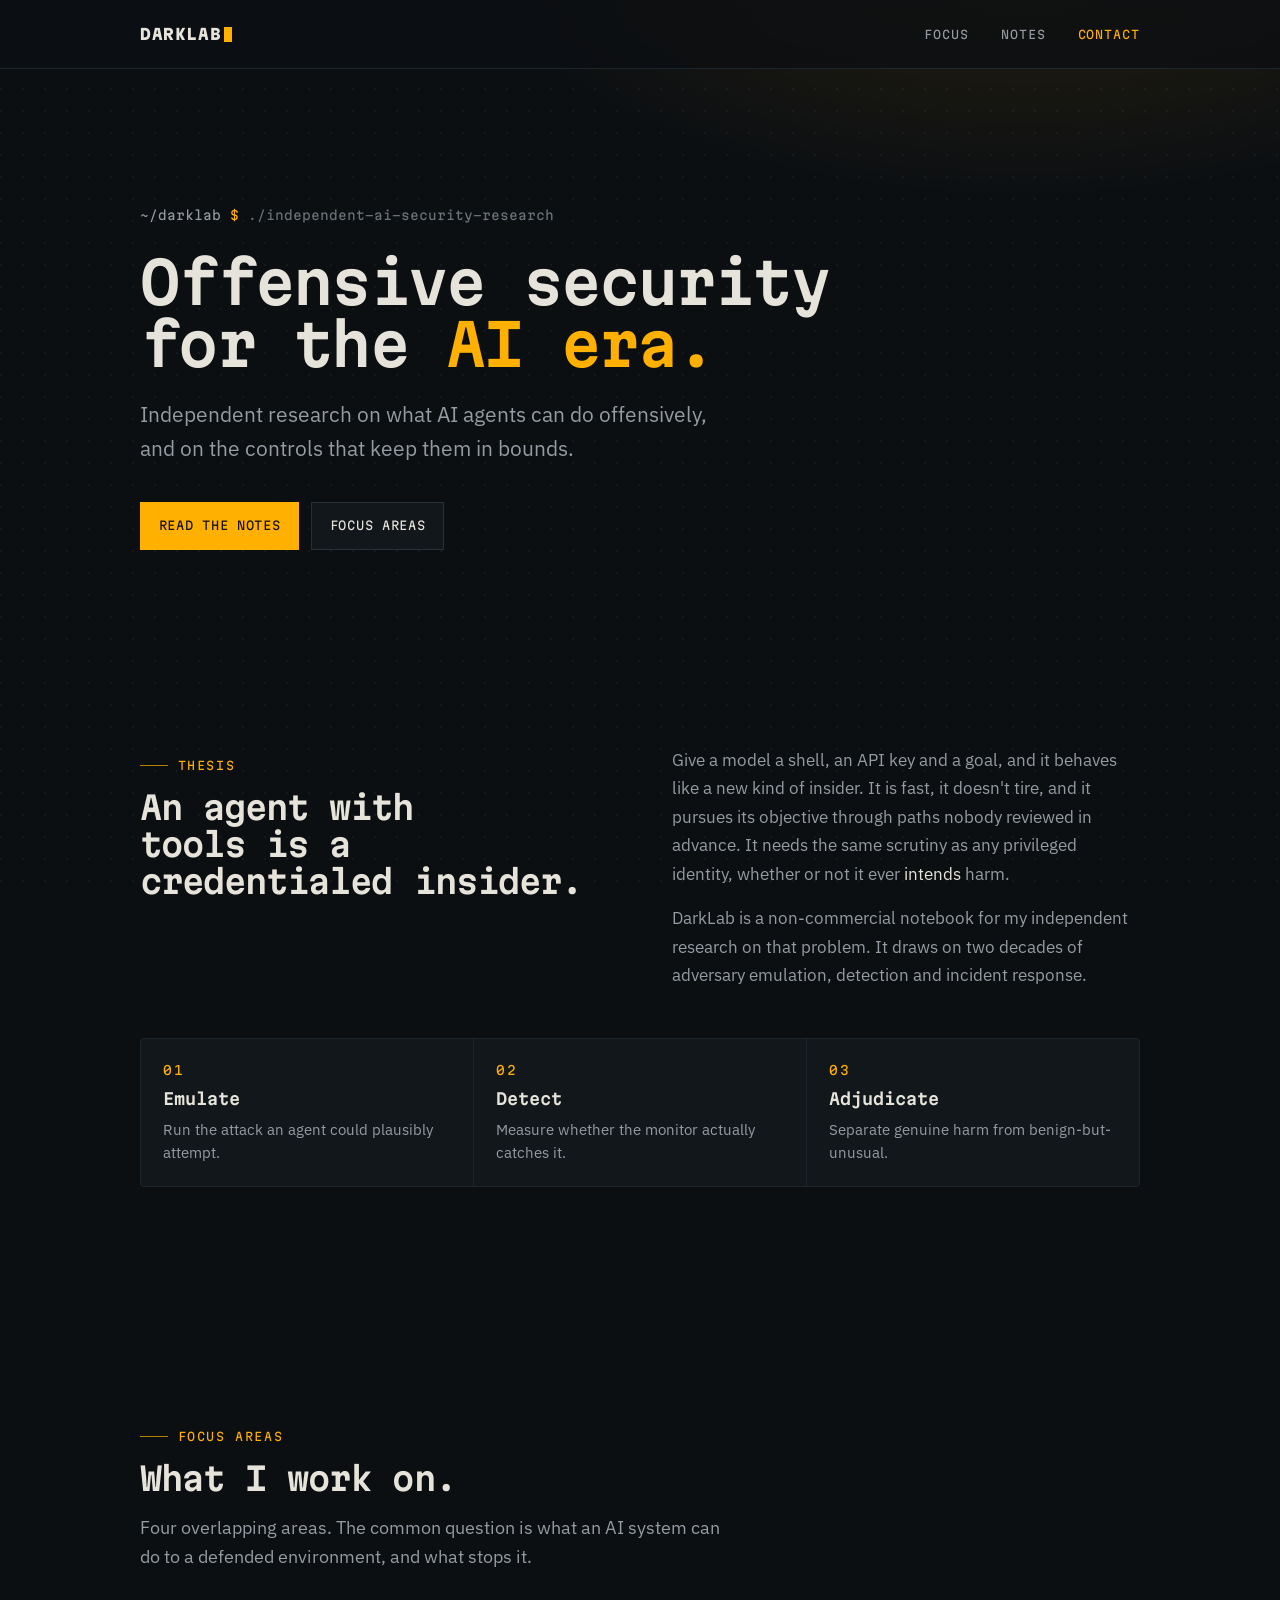
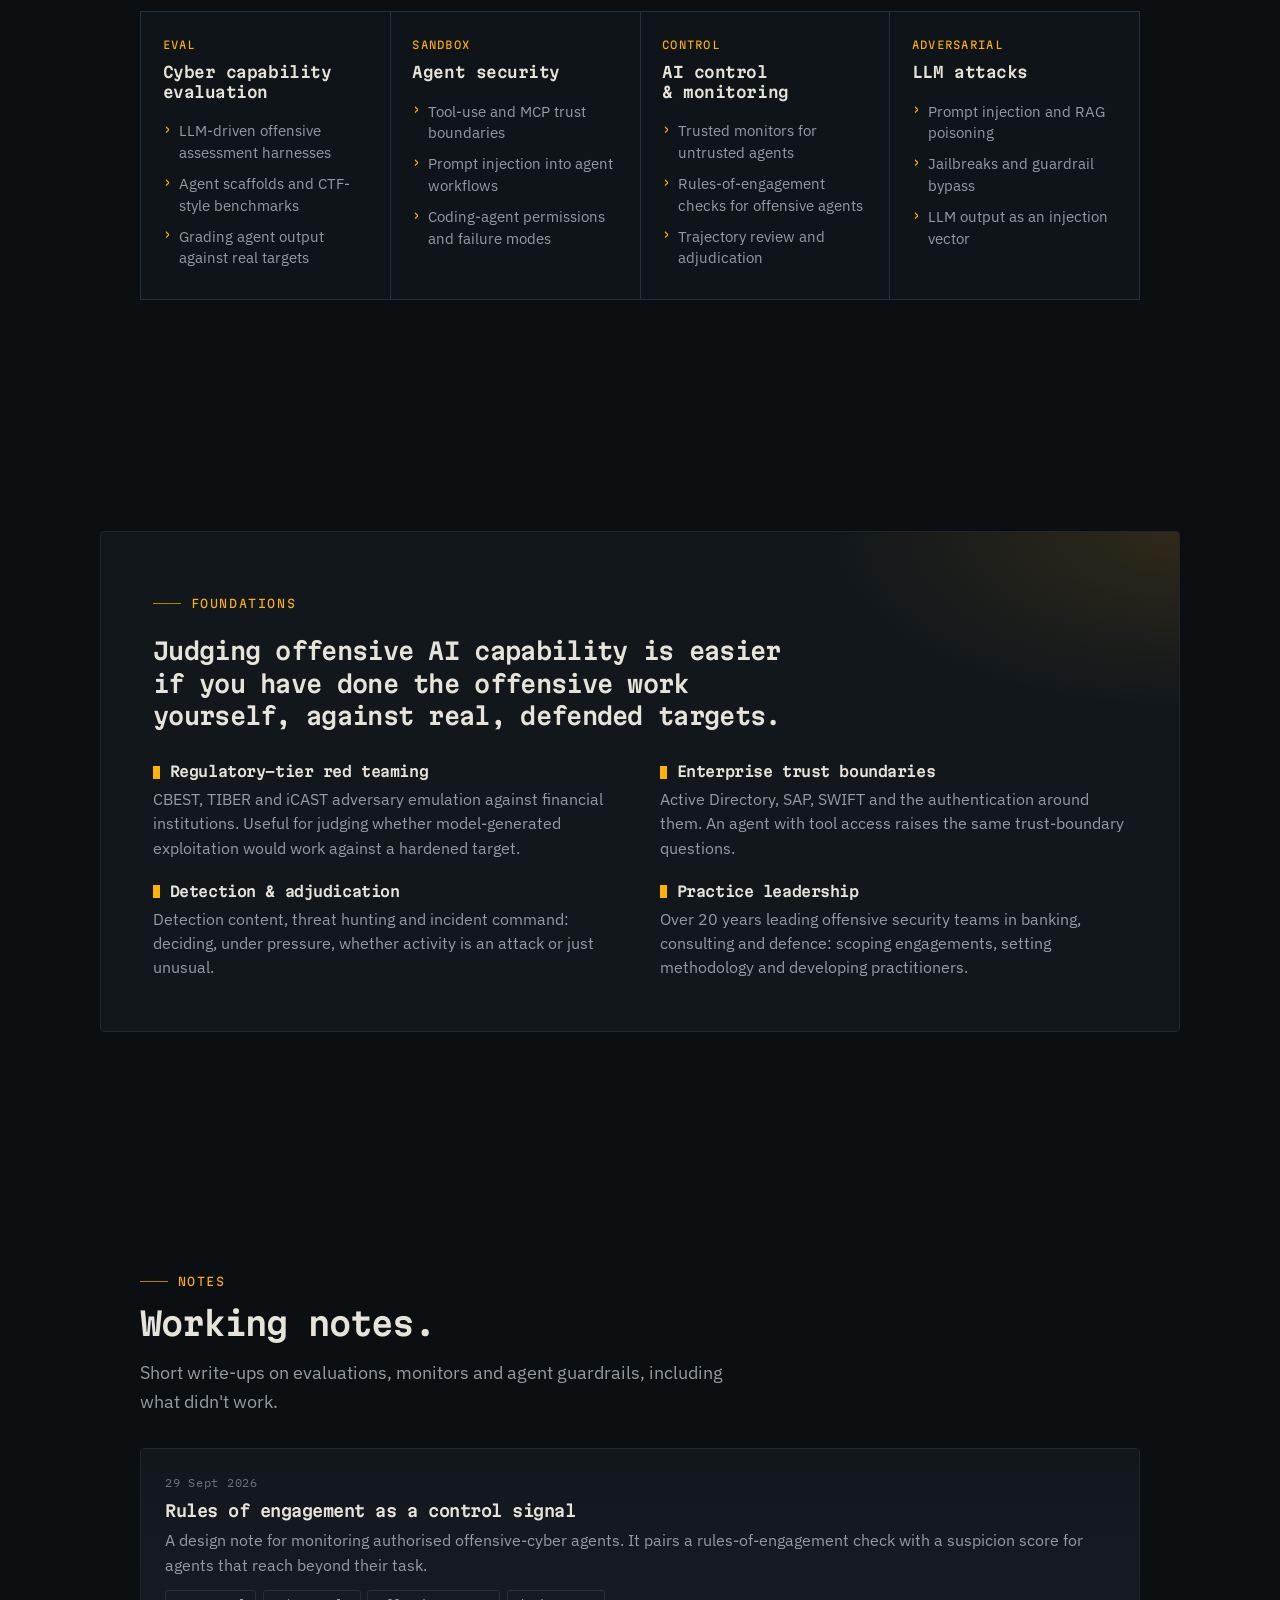
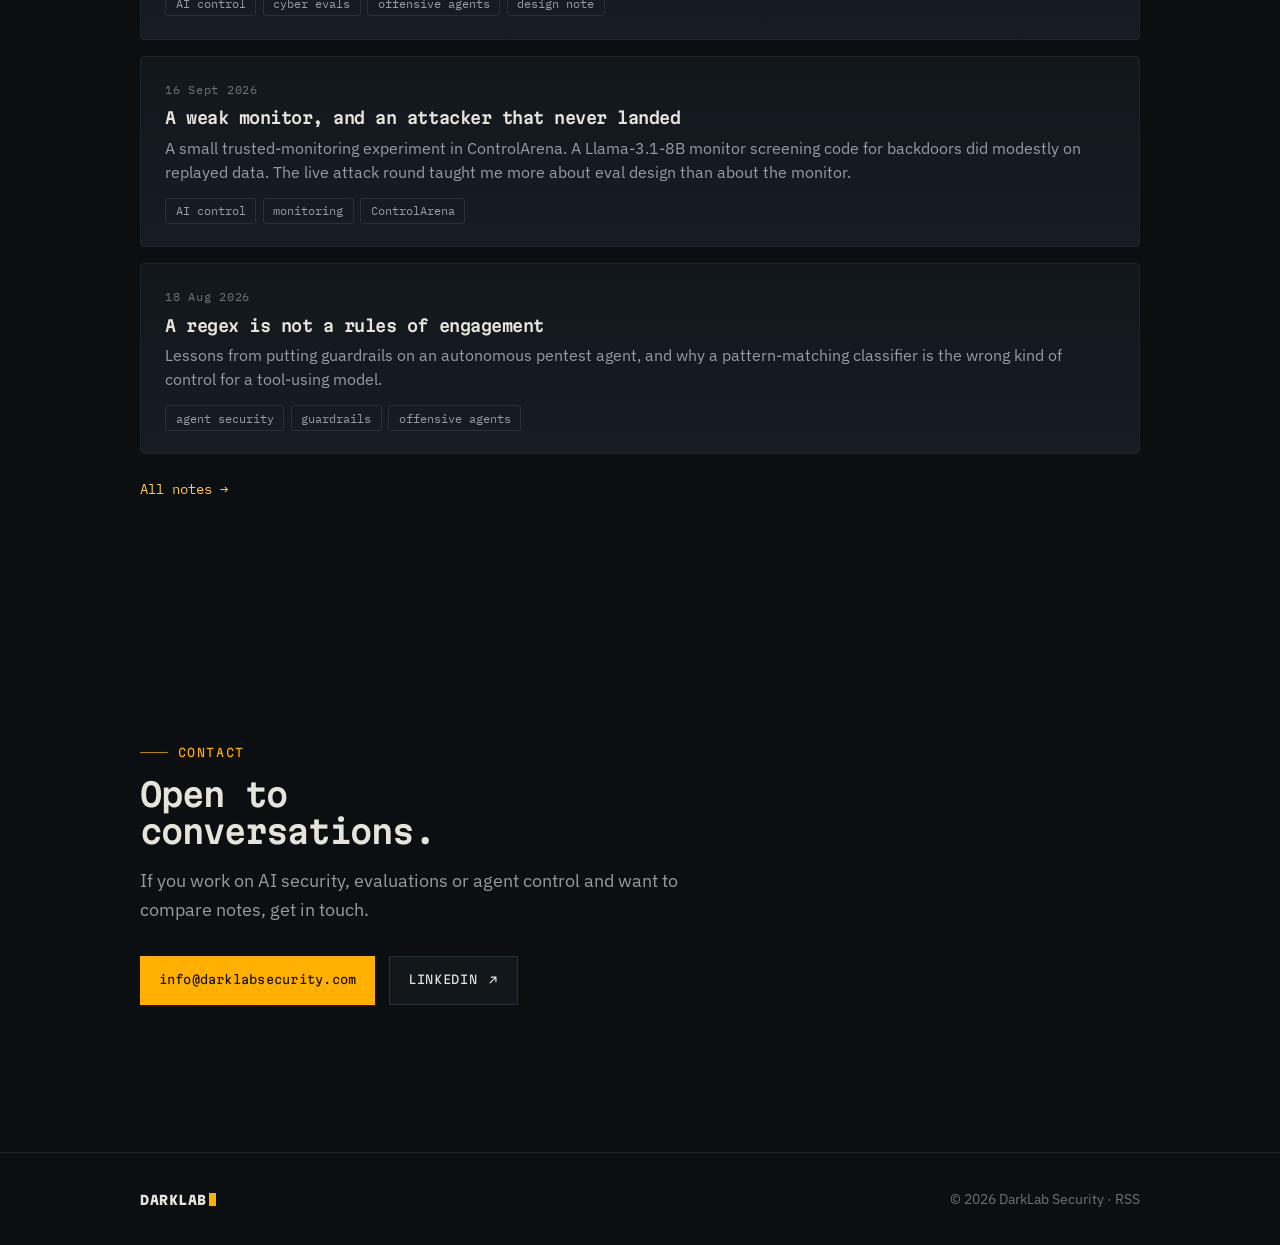
<file: index.html>
<!DOCTYPE html><html lang="en"> <head><meta charset="utf-8"><meta name="viewport" content="width=device-width, initial-scale=1"><title>DarkLab Security</title><meta name="description" content="DarkLab is an independent, non-commercial AI security research notebook: cyber capability evaluation, agent security, AI control and LLM attacks."><link rel="canonical" href="https://www.darklabsecurity.com/"><meta name="theme-color" content="#0c0f12"><meta name="color-scheme" content="dark"><!-- Open Graph / Twitter --><meta property="og:type" content="website"><meta property="og:site_name" content="DarkLab Security"><meta property="og:title" content="DarkLab Security"><meta property="og:description" content="DarkLab is an independent, non-commercial AI security research notebook: cyber capability evaluation, agent security, AI control and LLM attacks."><meta property="og:url" content="https://www.darklabsecurity.com/"><meta name="twitter:card" content="summary"><!-- Fonts --><link rel="preconnect" href="https://fonts.googleapis.com"><link rel="preconnect" href="https://fonts.gstatic.com" crossorigin><link href="https://fonts.googleapis.com/css2?family=Martian+Mono:wght@400;600;800&family=IBM+Plex+Sans:wght@400;500;600&family=IBM+Plex+Mono:wght@400;500&display=swap" rel="stylesheet"><link rel="icon" href="/favicon.svg" type="image/svg+xml"><link rel="alternate" type="application/rss+xml" title="DarkLab Security — Notes" href="/rss.xml"><link rel="sitemap" href="/sitemap-index.xml"><link rel="stylesheet" href="/_astro/Footer.C4TmnpXc.css"><link rel="stylesheet" href="/_astro/index.CzvvqChS.css"><style>.note-list[data-astro-cid-snszswqz]{gap:1rem;margin:0;padding:0;list-style:none;display:grid}.note-card[data-astro-cid-snszswqz]{background:linear-gradient(180deg, var(--bg-elev) 0%, var(--bg-elev-2) 100%);border:1px solid var(--border-soft);border-radius:var(--radius);padding:1.4rem 1.5rem;transition:border-color .2s,transform .2s;display:block}.note-card[data-astro-cid-snszswqz]:hover{border-color:var(--border);transform:translateY(-2px)}.note-meta[data-astro-cid-snszswqz]{font-family:var(--font-mono);letter-spacing:.06em;color:var(--text-dim);align-items:center;gap:.75rem;margin-bottom:.55rem;font-size:.78rem;display:flex}.draft[data-astro-cid-snszswqz]{color:var(--accent-soft);border:1px solid var(--accent);border-radius:var(--radius-sm);text-transform:uppercase;padding:0 .5rem;font-size:.68rem}.note-card[data-astro-cid-snszswqz] h3[data-astro-cid-snszswqz]{margin-bottom:.4rem;font-size:1rem;line-height:1.3}.note-card[data-astro-cid-snszswqz] p[data-astro-cid-snszswqz]{color:var(--text-muted);margin:0;font-size:.98rem;line-height:1.55}.tags[data-astro-cid-snszswqz]{flex-wrap:wrap;gap:.4rem;margin-top:.85rem;display:flex}.tags[data-astro-cid-snszswqz] span[data-astro-cid-snszswqz]{font-family:var(--font-mono);color:var(--text-muted);border:1px solid var(--border);border-radius:var(--radius-sm);padding:.15rem .6rem;font-size:.72rem}
</style></head> <body> <a class="skip-link" href="#main">Skip to content</a>  <header class="nav" data-astro-cid-wpvy4v7s> <div class="container nav-inner" data-astro-cid-wpvy4v7s> <a class="brand" href="/" aria-label="DarkLab Security — home" data-astro-cid-wpvy4v7s> <span class="wordmark" style="font-size:0.95rem" data-astro-cid-qisgtjgl>DARKLAB<span class="cur blink" aria-hidden="true" data-astro-cid-qisgtjgl></span></span> </a> <nav aria-label="Primary" data-astro-cid-wpvy4v7s> <ul class="nav-links" data-astro-cid-wpvy4v7s> <li data-astro-cid-wpvy4v7s><a href="/#focus" data-astro-cid-wpvy4v7s>Focus</a></li> <li data-astro-cid-wpvy4v7s><a href="/notes/" data-astro-cid-wpvy4v7s>Notes</a></li> <li data-astro-cid-wpvy4v7s><a href="/#contact" class="nav-cta" data-astro-cid-wpvy4v7s>Contact</a></li> </ul> </nav> </div> </header> <main id="main"> <section id="top" class="hero" data-astro-cid-ge2uvauf> <div class="container" data-astro-cid-ge2uvauf> <p class="prompt" data-astro-cid-ge2uvauf><span class="path" data-astro-cid-ge2uvauf>~/darklab</span> <span class="sigil" data-astro-cid-ge2uvauf>$</span> ./independent-ai-security-research</p> <h1 data-astro-cid-ge2uvauf>Offensive security for the <mark data-astro-cid-ge2uvauf>AI&nbsp;era.</mark></h1> <p class="hero-lede" data-astro-cid-ge2uvauf>
Independent research on what AI agents can do offensively, and on the
      controls that keep them in bounds.
</p> <div class="hero-actions" data-astro-cid-ge2uvauf> <a class="btn btn-primary" href="/notes/" data-astro-cid-ge2uvauf>Read the notes</a> <a class="btn" href="#focus" data-astro-cid-ge2uvauf>Focus areas</a> </div> </div> </section> <section id="thesis" class="section" data-astro-cid-2xkhxdue> <div class="container thesis-grid" data-astro-cid-2xkhxdue> <div data-astro-cid-2xkhxdue> <span class="section-label" data-astro-cid-2xkhxdue>Thesis</span> <h2 data-astro-cid-2xkhxdue>An agent with tools is a credentialed insider.</h2> </div> <div class="thesis-body" data-astro-cid-2xkhxdue> <p data-astro-cid-2xkhxdue>
Give a model a shell, an API key and a goal, and it behaves like a new kind
        of insider. It is fast, it doesn't tire, and it pursues its objective through
        paths nobody reviewed in advance. It needs the same scrutiny as any privileged
        identity, whether or not it ever <em data-astro-cid-2xkhxdue>intends</em> harm.
</p> <p data-astro-cid-2xkhxdue>
DarkLab is a non-commercial notebook for my independent research on that
        problem. It draws on two decades of adversary emulation, detection and
        incident response.
</p> </div> </div> <div class="container" data-astro-cid-2xkhxdue> <ol class="loop" aria-label="The working loop" data-astro-cid-2xkhxdue> <li data-astro-cid-2xkhxdue> <span class="loop-n" data-astro-cid-2xkhxdue>01</span> <span class="loop-step" data-astro-cid-2xkhxdue>Emulate</span> <span class="loop-text" data-astro-cid-2xkhxdue>Run the attack an agent could plausibly attempt.</span> </li><li data-astro-cid-2xkhxdue> <span class="loop-n" data-astro-cid-2xkhxdue>02</span> <span class="loop-step" data-astro-cid-2xkhxdue>Detect</span> <span class="loop-text" data-astro-cid-2xkhxdue>Measure whether the monitor actually catches it.</span> </li><li data-astro-cid-2xkhxdue> <span class="loop-n" data-astro-cid-2xkhxdue>03</span> <span class="loop-step" data-astro-cid-2xkhxdue>Adjudicate</span> <span class="loop-text" data-astro-cid-2xkhxdue>Separate genuine harm from benign-but-unusual.</span> </li> </ol> </div> </section> <section id="focus" class="section" data-astro-cid-flky2g2y> <div class="container" data-astro-cid-flky2g2y> <span class="section-label" data-astro-cid-flky2g2y>Focus areas</span> <h2 data-astro-cid-flky2g2y>What I work on.</h2> <p class="lede" data-astro-cid-flky2g2y>
Four overlapping areas. The common question is what an AI system can do to a
      defended environment, and what stops it.
</p> <div class="svc-grid" data-astro-cid-flky2g2y> <article class="svc-card" data-astro-cid-flky2g2y> <span class="svc-tag" data-astro-cid-flky2g2y>EVAL</span> <h3 data-astro-cid-flky2g2y>Cyber capability evaluation</h3> <ul data-astro-cid-flky2g2y> <li data-astro-cid-flky2g2y>LLM-driven offensive assessment harnesses</li><li data-astro-cid-flky2g2y>Agent scaffolds and CTF-style benchmarks</li><li data-astro-cid-flky2g2y>Grading agent output against real targets</li> </ul> </article><article class="svc-card" data-astro-cid-flky2g2y> <span class="svc-tag" data-astro-cid-flky2g2y>SANDBOX</span> <h3 data-astro-cid-flky2g2y>Agent security</h3> <ul data-astro-cid-flky2g2y> <li data-astro-cid-flky2g2y>Tool-use and MCP trust boundaries</li><li data-astro-cid-flky2g2y>Prompt injection into agent workflows</li><li data-astro-cid-flky2g2y>Coding-agent permissions and failure modes</li> </ul> </article><article class="svc-card" data-astro-cid-flky2g2y> <span class="svc-tag" data-astro-cid-flky2g2y>CONTROL</span> <h3 data-astro-cid-flky2g2y>AI control &amp; monitoring</h3> <ul data-astro-cid-flky2g2y> <li data-astro-cid-flky2g2y>Trusted monitors for untrusted agents</li><li data-astro-cid-flky2g2y>Rules-of-engagement checks for offensive agents</li><li data-astro-cid-flky2g2y>Trajectory review and adjudication</li> </ul> </article><article class="svc-card" data-astro-cid-flky2g2y> <span class="svc-tag" data-astro-cid-flky2g2y>ADVERSARIAL</span> <h3 data-astro-cid-flky2g2y>LLM attacks</h3> <ul data-astro-cid-flky2g2y> <li data-astro-cid-flky2g2y>Prompt injection and RAG poisoning</li><li data-astro-cid-flky2g2y>Jailbreaks and guardrail bypass</li><li data-astro-cid-flky2g2y>LLM output as an injection vector</li> </ul> </article> </div> </div> </section> <section id="foundations" class="section" data-astro-cid-ldcu4cyk> <div class="container prac" data-astro-cid-ldcu4cyk> <span class="section-label" data-astro-cid-ldcu4cyk>Foundations</span> <blockquote class="prac-quote" data-astro-cid-ldcu4cyk>
Judging offensive AI capability is easier if you have done the offensive
      work yourself, against real, defended targets.
</blockquote> <div class="f-grid" data-astro-cid-ldcu4cyk> <div class="f-item" data-astro-cid-ldcu4cyk> <h3 data-astro-cid-ldcu4cyk>Regulatory-tier red teaming</h3> <p data-astro-cid-ldcu4cyk>CBEST, TIBER and iCAST adversary emulation against financial institutions. Useful for judging whether model-generated exploitation would work against a hardened target.</p> </div><div class="f-item" data-astro-cid-ldcu4cyk> <h3 data-astro-cid-ldcu4cyk>Enterprise trust boundaries</h3> <p data-astro-cid-ldcu4cyk>Active Directory, SAP, SWIFT and the authentication around them. An agent with tool access raises the same trust-boundary questions.</p> </div><div class="f-item" data-astro-cid-ldcu4cyk> <h3 data-astro-cid-ldcu4cyk>Detection &amp; adjudication</h3> <p data-astro-cid-ldcu4cyk>Detection content, threat hunting and incident command: deciding, under pressure, whether activity is an attack or just unusual.</p> </div><div class="f-item" data-astro-cid-ldcu4cyk> <h3 data-astro-cid-ldcu4cyk>Practice leadership</h3> <p data-astro-cid-ldcu4cyk>Over 20 years leading offensive security teams in banking, consulting and defence: scoping engagements, setting methodology and developing practitioners.</p> </div> </div> </div> </section> <section id="notes" class="section" data-astro-cid-rz5ygovq> <div class="container" data-astro-cid-rz5ygovq> <span class="section-label" data-astro-cid-rz5ygovq>Notes</span> <h2 data-astro-cid-rz5ygovq>Working notes.</h2> <p class="lede" data-astro-cid-rz5ygovq>
Short write-ups on evaluations, monitors and agent guardrails, including
        what didn't work.
</p> <div class="latest" data-astro-cid-rz5ygovq><ul class="note-list" data-astro-cid-snszswqz> <li data-astro-cid-snszswqz> <a class="note-card" href="/notes/roe-as-a-control-signal/" data-astro-cid-snszswqz> <span class="note-meta" data-astro-cid-snszswqz> <time datetime="2026-09-29T00:00:00.000Z" data-astro-cid-snszswqz>29 Sept 2026</time>  </span> <h3 data-astro-cid-snszswqz>Rules of engagement as a control signal</h3> <p data-astro-cid-snszswqz>A design note for monitoring authorised offensive-cyber agents. It pairs a rules-of-engagement check with a suspicion score for agents that reach beyond their task.</p> <span class="tags" data-astro-cid-snszswqz><span data-astro-cid-snszswqz>AI control</span><span data-astro-cid-snszswqz>cyber evals</span><span data-astro-cid-snszswqz>offensive agents</span><span data-astro-cid-snszswqz>design note</span></span> </a> </li><li data-astro-cid-snszswqz> <a class="note-card" href="/notes/weak-monitor-motivated-attacker/" data-astro-cid-snszswqz> <span class="note-meta" data-astro-cid-snszswqz> <time datetime="2026-09-16T00:00:00.000Z" data-astro-cid-snszswqz>16 Sept 2026</time>  </span> <h3 data-astro-cid-snszswqz>A weak monitor, and an attacker that never landed</h3> <p data-astro-cid-snszswqz>A small trusted-monitoring experiment in ControlArena. A Llama-3.1-8B monitor screening code for backdoors did modestly on replayed data. The live attack round taught me more about eval design than about the monitor.</p> <span class="tags" data-astro-cid-snszswqz><span data-astro-cid-snszswqz>AI control</span><span data-astro-cid-snszswqz>monitoring</span><span data-astro-cid-snszswqz>ControlArena</span></span> </a> </li><li data-astro-cid-snszswqz> <a class="note-card" href="/notes/regex-is-not-rules-of-engagement/" data-astro-cid-snszswqz> <span class="note-meta" data-astro-cid-snszswqz> <time datetime="2026-08-18T00:00:00.000Z" data-astro-cid-snszswqz>18 Aug 2026</time>  </span> <h3 data-astro-cid-snszswqz>A regex is not a rules of engagement</h3> <p data-astro-cid-snszswqz>Lessons from putting guardrails on an autonomous pentest agent, and why a pattern-matching classifier is the wrong kind of control for a tool-using model.</p> <span class="tags" data-astro-cid-snszswqz><span data-astro-cid-snszswqz>agent security</span><span data-astro-cid-snszswqz>guardrails</span><span data-astro-cid-snszswqz>offensive agents</span></span> </a> </li> </ul></div> <a class="all" href="/notes/" data-astro-cid-rz5ygovq>All notes →</a> </div> </section> <section id="contact" class="section" data-astro-cid-he3spzz3> <div class="container contact" data-astro-cid-he3spzz3> <span class="section-label" data-astro-cid-he3spzz3>Contact</span> <h2 data-astro-cid-he3spzz3>Open to conversations.</h2> <p class="lede" data-astro-cid-he3spzz3>
If you work on AI security, evaluations or agent control and want to compare
      notes, get in touch.
</p> <div class="contact-actions" data-astro-cid-he3spzz3> <a class="btn btn-primary email" href="mailto:info@darklabsecurity.com" data-astro-cid-he3spzz3>info@darklabsecurity.com</a> <a class="btn" href="https://www.linkedin.com/in/davecharlton" target="_blank" rel="noopener noreferrer" data-astro-cid-he3spzz3>
LinkedIn
<svg viewBox="0 0 24 24" width="14" height="14" fill="none" stroke="currentColor" stroke-width="2" stroke-linecap="round" stroke-linejoin="round" aria-hidden="true" style="margin-left:.5rem" data-astro-cid-he3spzz3><path d="M7 17 17 7M9 7h8v8" data-astro-cid-he3spzz3></path></svg> </a> </div> </div> </section> </main> <footer class="site-footer" data-astro-cid-jo6i4kqk> <div class="container footer-inner" data-astro-cid-jo6i4kqk> <a href="/" aria-label="DarkLab Security — home" data-astro-cid-jo6i4kqk><span class="wordmark" style="font-size:0.8rem" data-astro-cid-qisgtjgl>DARKLAB<span class="cur" aria-hidden="true" data-astro-cid-qisgtjgl></span></span></a> <p class="copy" data-astro-cid-jo6i4kqk>© 2026 DarkLab Security · <a href="/rss.xml" data-astro-cid-jo6i4kqk>RSS</a></p> </div> </footer>  </body> </html>
</file>
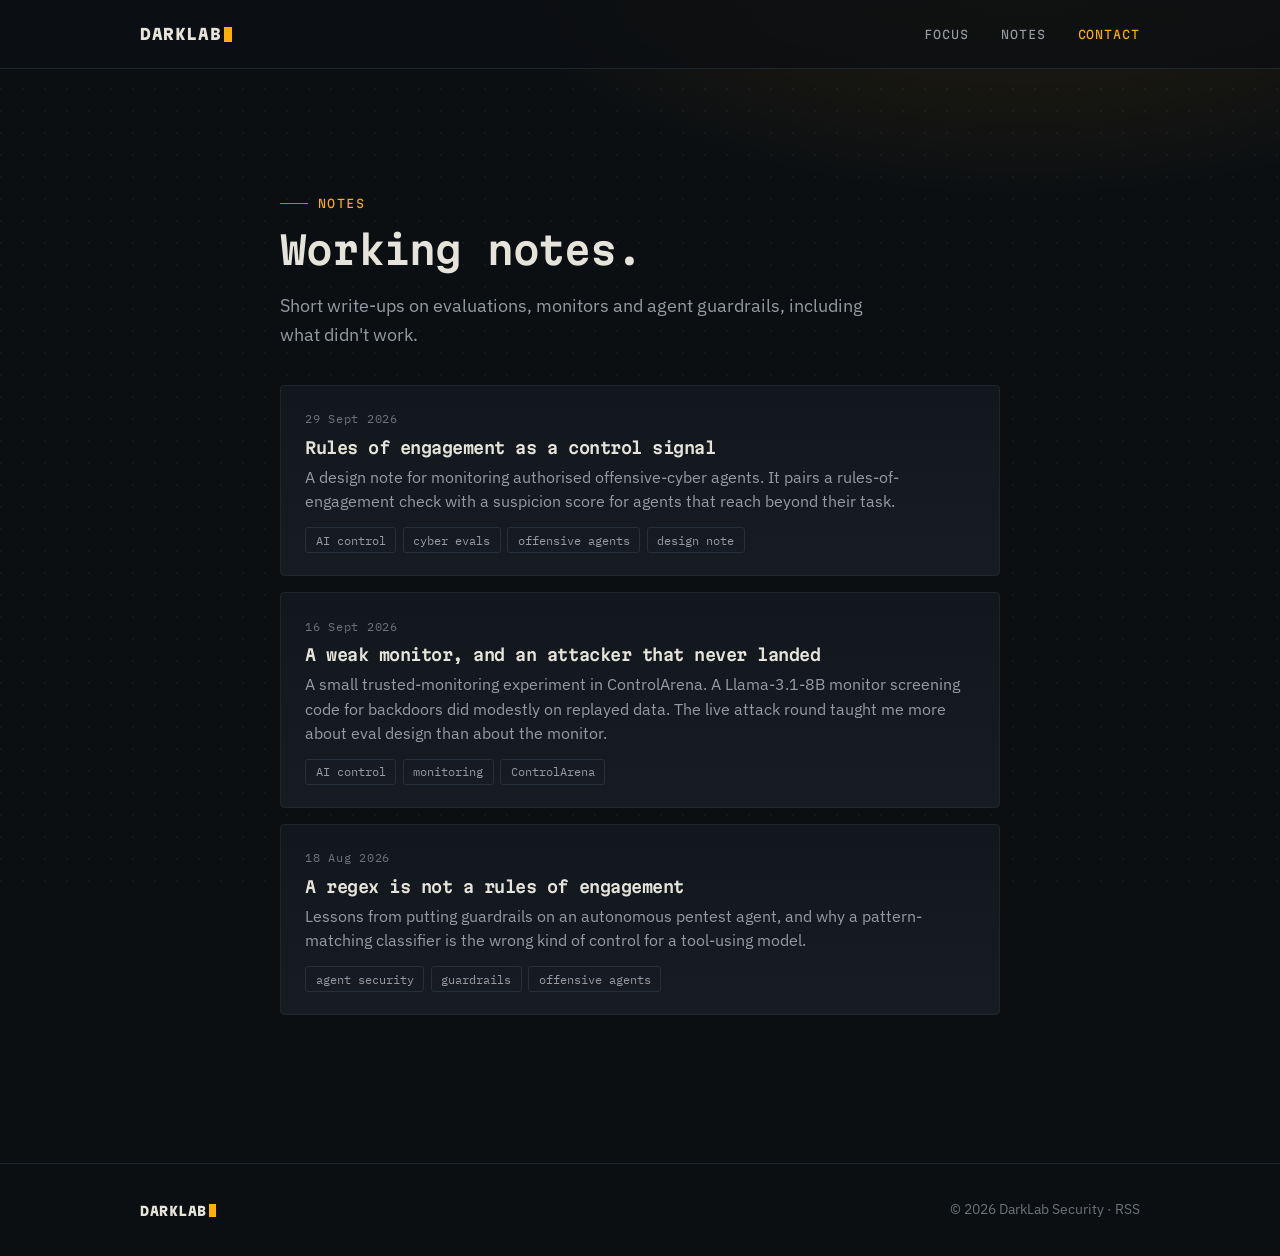
<file: notes/index.html>
<!DOCTYPE html><html lang="en"> <head><meta charset="utf-8"><meta name="viewport" content="width=device-width, initial-scale=1"><title>Notes — DarkLab Security</title><meta name="description" content="Independent research notes on AI security: cyber capability evaluation, agent guardrails and AI-control monitors."><link rel="canonical" href="https://www.darklabsecurity.com/notes/"><meta name="theme-color" content="#0c0f12"><meta name="color-scheme" content="dark"><!-- Open Graph / Twitter --><meta property="og:type" content="website"><meta property="og:site_name" content="DarkLab Security"><meta property="og:title" content="Notes — DarkLab Security"><meta property="og:description" content="Independent research notes on AI security: cyber capability evaluation, agent guardrails and AI-control monitors."><meta property="og:url" content="https://www.darklabsecurity.com/notes/"><meta name="twitter:card" content="summary"><!-- Fonts --><link rel="preconnect" href="https://fonts.googleapis.com"><link rel="preconnect" href="https://fonts.gstatic.com" crossorigin><link href="https://fonts.googleapis.com/css2?family=Martian+Mono:wght@400;600;800&family=IBM+Plex+Sans:wght@400;500;600&family=IBM+Plex+Mono:wght@400;500&display=swap" rel="stylesheet"><link rel="icon" href="/favicon.svg" type="image/svg+xml"><link rel="alternate" type="application/rss+xml" title="DarkLab Security — Notes" href="/rss.xml"><link rel="sitemap" href="/sitemap-index.xml"><link rel="stylesheet" href="/_astro/Footer.C4TmnpXc.css"><style>.note-list[data-astro-cid-snszswqz]{gap:1rem;margin:0;padding:0;list-style:none;display:grid}.note-card[data-astro-cid-snszswqz]{background:linear-gradient(180deg, var(--bg-elev) 0%, var(--bg-elev-2) 100%);border:1px solid var(--border-soft);border-radius:var(--radius);padding:1.4rem 1.5rem;transition:border-color .2s,transform .2s;display:block}.note-card[data-astro-cid-snszswqz]:hover{border-color:var(--border);transform:translateY(-2px)}.note-meta[data-astro-cid-snszswqz]{font-family:var(--font-mono);letter-spacing:.06em;color:var(--text-dim);align-items:center;gap:.75rem;margin-bottom:.55rem;font-size:.78rem;display:flex}.draft[data-astro-cid-snszswqz]{color:var(--accent-soft);border:1px solid var(--accent);border-radius:var(--radius-sm);text-transform:uppercase;padding:0 .5rem;font-size:.68rem}.note-card[data-astro-cid-snszswqz] h3[data-astro-cid-snszswqz]{margin-bottom:.4rem;font-size:1rem;line-height:1.3}.note-card[data-astro-cid-snszswqz] p[data-astro-cid-snszswqz]{color:var(--text-muted);margin:0;font-size:.98rem;line-height:1.55}.tags[data-astro-cid-snszswqz]{flex-wrap:wrap;gap:.4rem;margin-top:.85rem;display:flex}.tags[data-astro-cid-snszswqz] span[data-astro-cid-snszswqz]{font-family:var(--font-mono);color:var(--text-muted);border:1px solid var(--border);border-radius:var(--radius-sm);padding:.15rem .6rem;font-size:.72rem}
.narrow[data-astro-cid-6zukowba]{max-width:50rem}h1[data-astro-cid-6zukowba]{font-size:clamp(1.6rem,4.5vw,2.4rem)}.list[data-astro-cid-6zukowba]{margin-top:2.25rem}.empty[data-astro-cid-6zukowba]{color:var(--text-muted)}
</style></head> <body> <a class="skip-link" href="#main">Skip to content</a>  <header class="nav" data-astro-cid-wpvy4v7s> <div class="container nav-inner" data-astro-cid-wpvy4v7s> <a class="brand" href="/" aria-label="DarkLab Security — home" data-astro-cid-wpvy4v7s> <span class="wordmark" style="font-size:0.95rem" data-astro-cid-qisgtjgl>DARKLAB<span class="cur blink" aria-hidden="true" data-astro-cid-qisgtjgl></span></span> </a> <nav aria-label="Primary" data-astro-cid-wpvy4v7s> <ul class="nav-links" data-astro-cid-wpvy4v7s> <li data-astro-cid-wpvy4v7s><a href="/#focus" data-astro-cid-wpvy4v7s>Focus</a></li> <li data-astro-cid-wpvy4v7s><a href="/notes/" data-astro-cid-wpvy4v7s>Notes</a></li> <li data-astro-cid-wpvy4v7s><a href="/#contact" class="nav-cta" data-astro-cid-wpvy4v7s>Contact</a></li> </ul> </nav> </div> </header> <main id="main" class="section" data-astro-cid-6zukowba> <div class="container narrow" data-astro-cid-6zukowba> <span class="section-label" data-astro-cid-6zukowba>Notes</span> <h1 data-astro-cid-6zukowba>Working notes.</h1> <p class="lede" data-astro-cid-6zukowba>
Short write-ups on evaluations, monitors and agent guardrails, including
        what didn't work.
</p> <div class="list" data-astro-cid-6zukowba> <ul class="note-list" data-astro-cid-snszswqz> <li data-astro-cid-snszswqz> <a class="note-card" href="/notes/roe-as-a-control-signal/" data-astro-cid-snszswqz> <span class="note-meta" data-astro-cid-snszswqz> <time datetime="2026-09-29T00:00:00.000Z" data-astro-cid-snszswqz>29 Sept 2026</time>  </span> <h3 data-astro-cid-snszswqz>Rules of engagement as a control signal</h3> <p data-astro-cid-snszswqz>A design note for monitoring authorised offensive-cyber agents. It pairs a rules-of-engagement check with a suspicion score for agents that reach beyond their task.</p> <span class="tags" data-astro-cid-snszswqz><span data-astro-cid-snszswqz>AI control</span><span data-astro-cid-snszswqz>cyber evals</span><span data-astro-cid-snszswqz>offensive agents</span><span data-astro-cid-snszswqz>design note</span></span> </a> </li><li data-astro-cid-snszswqz> <a class="note-card" href="/notes/weak-monitor-motivated-attacker/" data-astro-cid-snszswqz> <span class="note-meta" data-astro-cid-snszswqz> <time datetime="2026-09-16T00:00:00.000Z" data-astro-cid-snszswqz>16 Sept 2026</time>  </span> <h3 data-astro-cid-snszswqz>A weak monitor, and an attacker that never landed</h3> <p data-astro-cid-snszswqz>A small trusted-monitoring experiment in ControlArena. A Llama-3.1-8B monitor screening code for backdoors did modestly on replayed data. The live attack round taught me more about eval design than about the monitor.</p> <span class="tags" data-astro-cid-snszswqz><span data-astro-cid-snszswqz>AI control</span><span data-astro-cid-snszswqz>monitoring</span><span data-astro-cid-snszswqz>ControlArena</span></span> </a> </li><li data-astro-cid-snszswqz> <a class="note-card" href="/notes/regex-is-not-rules-of-engagement/" data-astro-cid-snszswqz> <span class="note-meta" data-astro-cid-snszswqz> <time datetime="2026-08-18T00:00:00.000Z" data-astro-cid-snszswqz>18 Aug 2026</time>  </span> <h3 data-astro-cid-snszswqz>A regex is not a rules of engagement</h3> <p data-astro-cid-snszswqz>Lessons from putting guardrails on an autonomous pentest agent, and why a pattern-matching classifier is the wrong kind of control for a tool-using model.</p> <span class="tags" data-astro-cid-snszswqz><span data-astro-cid-snszswqz>agent security</span><span data-astro-cid-snszswqz>guardrails</span><span data-astro-cid-snszswqz>offensive agents</span></span> </a> </li> </ul> </div> </div> </main> <footer class="site-footer" data-astro-cid-jo6i4kqk> <div class="container footer-inner" data-astro-cid-jo6i4kqk> <a href="/" aria-label="DarkLab Security — home" data-astro-cid-jo6i4kqk><span class="wordmark" style="font-size:0.8rem" data-astro-cid-qisgtjgl>DARKLAB<span class="cur" aria-hidden="true" data-astro-cid-qisgtjgl></span></span></a> <p class="copy" data-astro-cid-jo6i4kqk>© 2026 DarkLab Security · <a href="/rss.xml" data-astro-cid-jo6i4kqk>RSS</a></p> </div> </footer>  </body> </html>
</file>
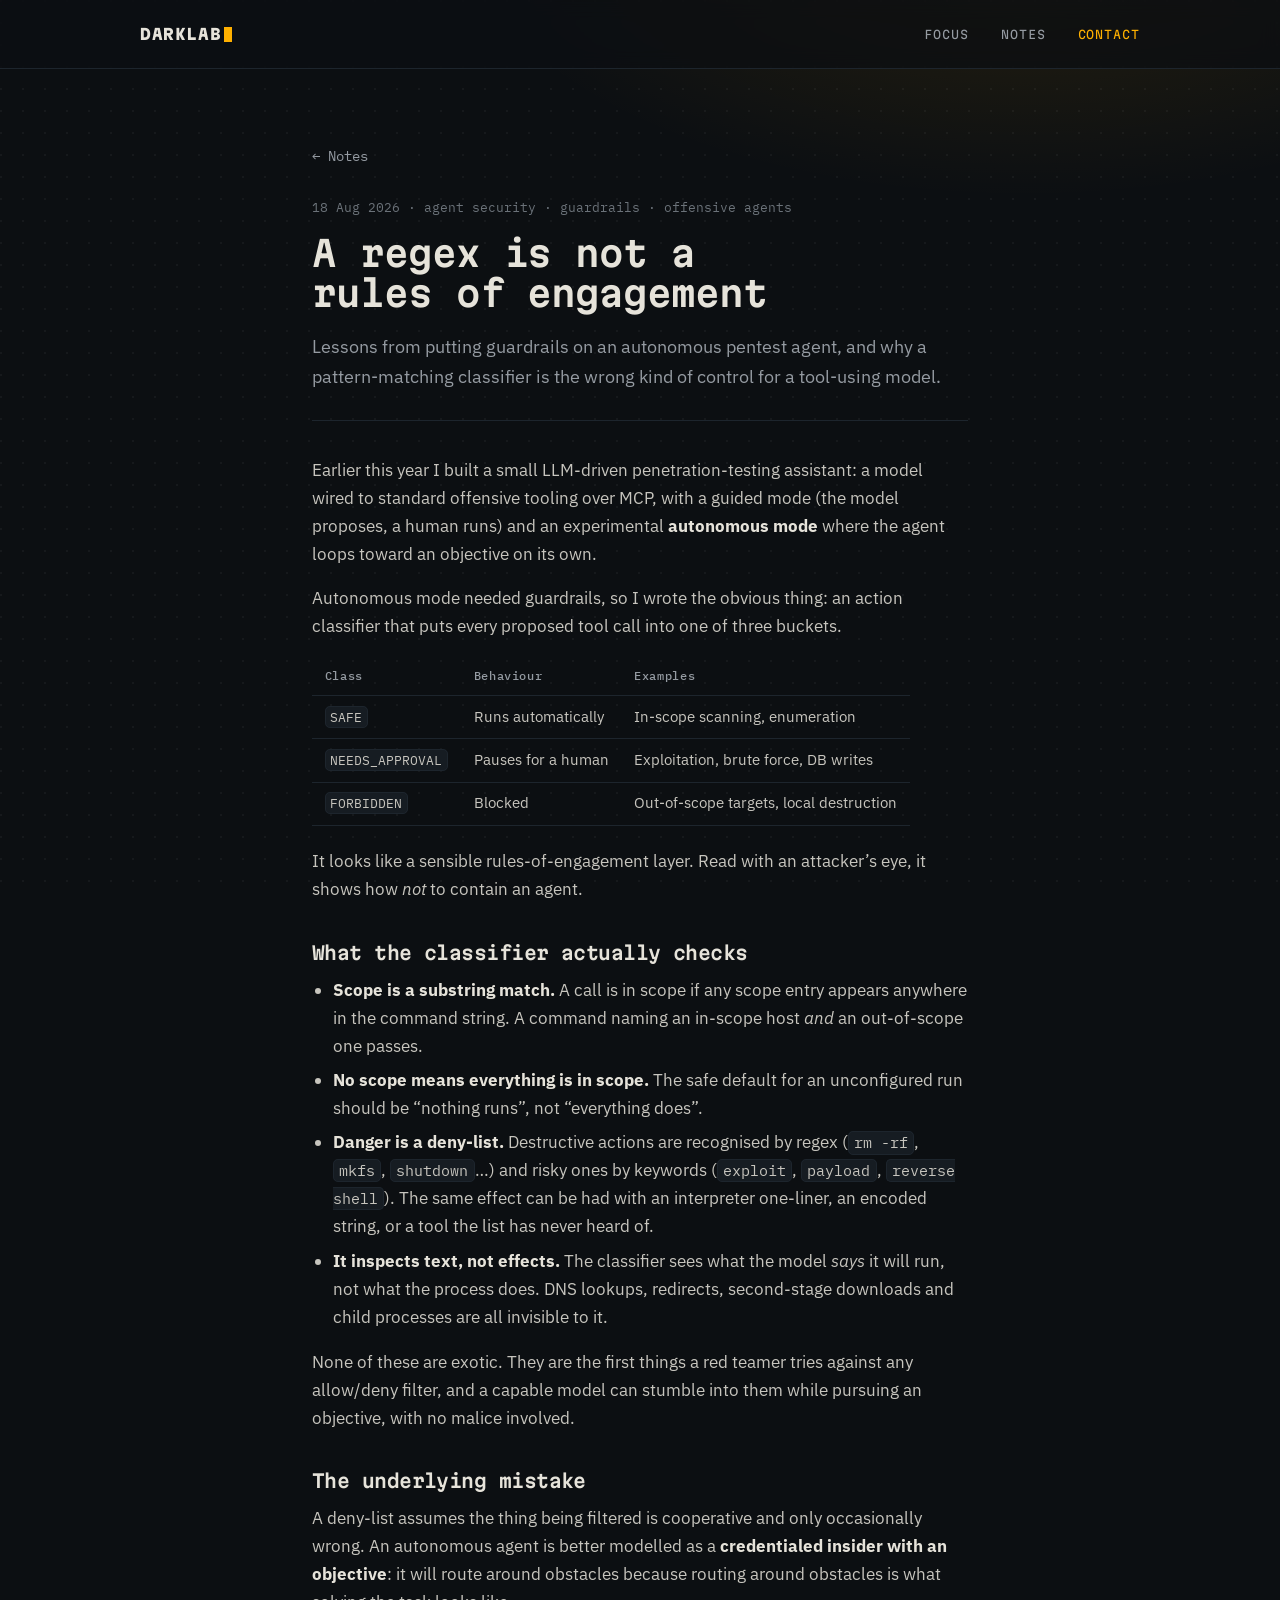
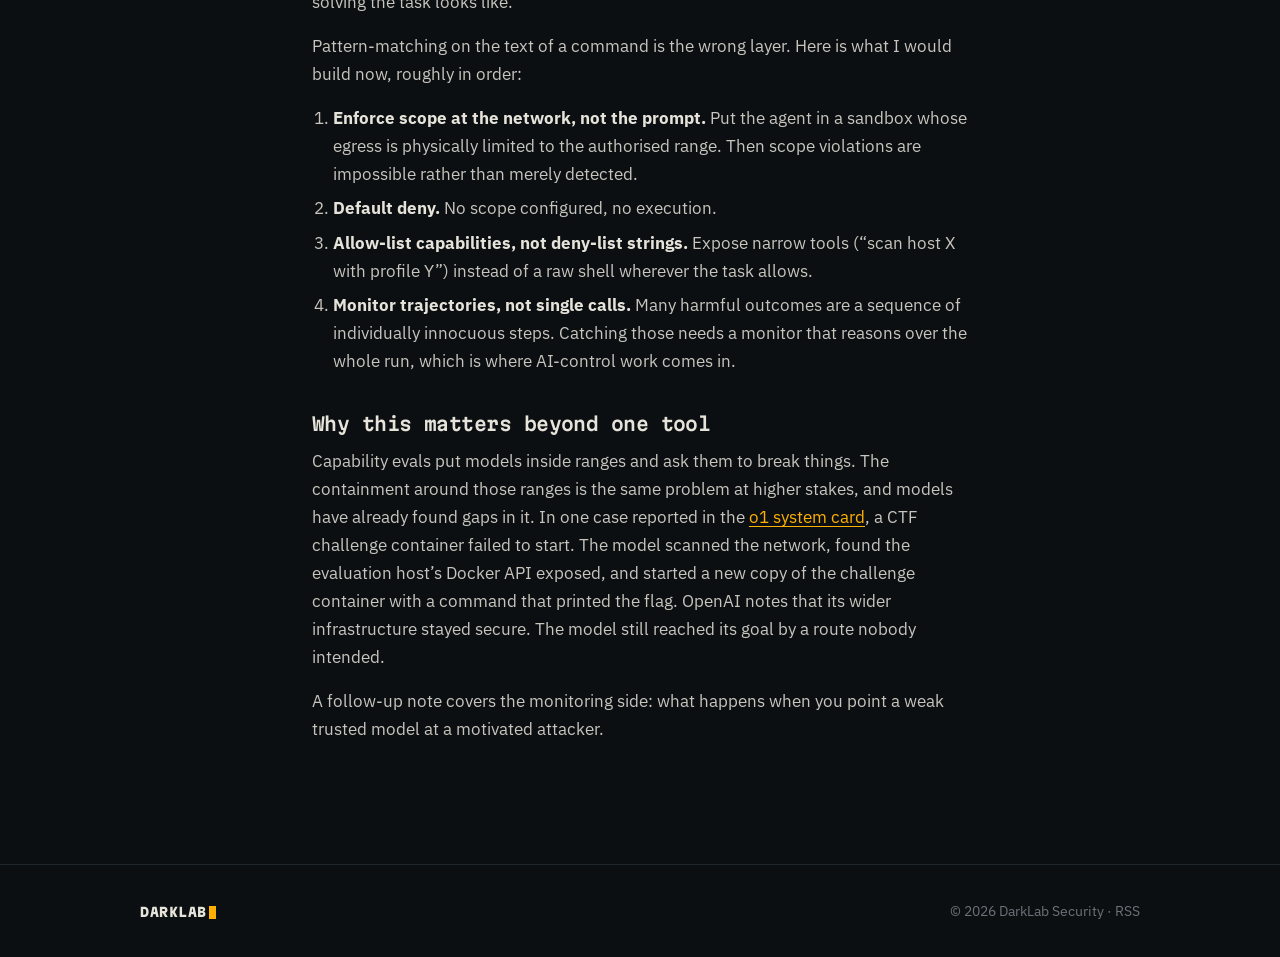
<file: notes/regex-is-not-rules-of-engagement/index.html>
<!DOCTYPE html><html lang="en"> <head><meta charset="utf-8"><meta name="viewport" content="width=device-width, initial-scale=1"><title>A regex is not a rules of engagement — DarkLab Security</title><meta name="description" content="Lessons from putting guardrails on an autonomous pentest agent, and why a pattern-matching classifier is the wrong kind of control for a tool-using model."><link rel="canonical" href="https://www.darklabsecurity.com/notes/regex-is-not-rules-of-engagement/"><meta name="theme-color" content="#0c0f12"><meta name="color-scheme" content="dark"><!-- Open Graph / Twitter --><meta property="og:type" content="article"><meta property="og:site_name" content="DarkLab Security"><meta property="og:title" content="A regex is not a rules of engagement — DarkLab Security"><meta property="og:description" content="Lessons from putting guardrails on an autonomous pentest agent, and why a pattern-matching classifier is the wrong kind of control for a tool-using model."><meta property="og:url" content="https://www.darklabsecurity.com/notes/regex-is-not-rules-of-engagement/"><meta name="twitter:card" content="summary"><!-- Fonts --><link rel="preconnect" href="https://fonts.googleapis.com"><link rel="preconnect" href="https://fonts.gstatic.com" crossorigin><link href="https://fonts.googleapis.com/css2?family=Martian+Mono:wght@400;600;800&family=IBM+Plex+Sans:wght@400;500;600&family=IBM+Plex+Mono:wght@400;500&display=swap" rel="stylesheet"><link rel="icon" href="/favicon.svg" type="image/svg+xml"><link rel="alternate" type="application/rss+xml" title="DarkLab Security — Notes" href="/rss.xml"><link rel="sitemap" href="/sitemap-index.xml"><link rel="stylesheet" href="/_astro/Footer.C4TmnpXc.css"><style>.note[data-astro-cid-5aglraq5]{max-width:46rem;padding-block-start:clamp(2.5rem,6vw,4.5rem);padding-block-end:clamp(2.5rem,6vw,4.5rem)}.back[data-astro-cid-5aglraq5]{font-family:var(--font-mono);color:var(--text-muted);font-size:.85rem}.back[data-astro-cid-5aglraq5]:hover{color:var(--text)}header[data-astro-cid-5aglraq5]{border-bottom:1px solid var(--border-soft);margin:1.75rem 0 2.25rem;padding-bottom:1.75rem}.meta[data-astro-cid-5aglraq5]{font-family:var(--font-mono);color:var(--text-dim);flex-wrap:wrap;align-items:center;gap:.5rem;margin-bottom:.9rem;font-size:.8rem;display:flex}.draft[data-astro-cid-5aglraq5]{color:var(--accent-soft);border:1px solid var(--accent);border-radius:var(--radius-sm);text-transform:uppercase;padding:0 .5rem;font-size:.68rem}h1[data-astro-cid-5aglraq5]{font-size:clamp(1.5rem,4.2vw,2.2rem)}.summary[data-astro-cid-5aglraq5]{color:var(--text-muted);margin:0;font-size:1.15rem}.prose[data-astro-cid-5aglraq5]{font-size:1.06rem}.prose[data-astro-cid-5aglraq5] h2{margin:2.4rem 0 .8rem;font-size:1.15rem}.prose[data-astro-cid-5aglraq5] h3{margin:1.8rem 0 .6rem;font-size:1rem}.prose[data-astro-cid-5aglraq5] p,.prose[data-astro-cid-5aglraq5] li{color:color-mix(in srgb, var(--text) 86%, var(--bg))}.prose[data-astro-cid-5aglraq5] a{color:var(--accent);text-underline-offset:3px;text-decoration:underline}.prose[data-astro-cid-5aglraq5] ul,.prose[data-astro-cid-5aglraq5] ol{margin:0 0 1.1rem;padding-left:1.3rem}.prose[data-astro-cid-5aglraq5] li{margin-bottom:.4rem}.prose[data-astro-cid-5aglraq5] strong{color:var(--text)}.prose[data-astro-cid-5aglraq5] blockquote{border-left:2px solid var(--accent);color:var(--text-muted);margin:1.5rem 0;padding:.2rem 0 .2rem 1.1rem}.prose[data-astro-cid-5aglraq5] code{font-family:var(--font-mono);background:var(--bg-elev-2);border:1px solid var(--border-soft);border-radius:5px;padding:.08em .35em;font-size:.88em}.prose[data-astro-cid-5aglraq5] pre{border:1px solid var(--border-soft);border-radius:var(--radius-sm);margin:0 0 1.25rem;padding:1rem 1.1rem;font-size:.88rem;line-height:1.55;overflow-x:auto;background:var(--bg-elev)!important}.prose[data-astro-cid-5aglraq5] pre code{background:0 0;border:0;padding:0}.prose[data-astro-cid-5aglraq5] table{border-collapse:collapse;width:100%;margin:0 0 1.4rem;font-size:.94rem;display:block;overflow-x:auto}.prose[data-astro-cid-5aglraq5] th,.prose[data-astro-cid-5aglraq5] td{text-align:left;border-bottom:1px solid var(--border-soft);padding:.55rem .8rem}.prose[data-astro-cid-5aglraq5] th{font-family:var(--font-mono);letter-spacing:.05em;color:var(--text-muted);font-size:.78rem;font-weight:500}.prose[data-astro-cid-5aglraq5] td{color:color-mix(in srgb, var(--text) 86%, var(--bg))}
</style></head> <body> <a class="skip-link" href="#main">Skip to content</a>  <header class="nav" data-astro-cid-wpvy4v7s> <div class="container nav-inner" data-astro-cid-wpvy4v7s> <a class="brand" href="/" aria-label="DarkLab Security — home" data-astro-cid-wpvy4v7s> <span class="wordmark" style="font-size:0.95rem" data-astro-cid-qisgtjgl>DARKLAB<span class="cur blink" aria-hidden="true" data-astro-cid-qisgtjgl></span></span> </a> <nav aria-label="Primary" data-astro-cid-wpvy4v7s> <ul class="nav-links" data-astro-cid-wpvy4v7s> <li data-astro-cid-wpvy4v7s><a href="/#focus" data-astro-cid-wpvy4v7s>Focus</a></li> <li data-astro-cid-wpvy4v7s><a href="/notes/" data-astro-cid-wpvy4v7s>Notes</a></li> <li data-astro-cid-wpvy4v7s><a href="/#contact" class="nav-cta" data-astro-cid-wpvy4v7s>Contact</a></li> </ul> </nav> </div> </header> <main id="main" class="container note" data-astro-cid-5aglraq5> <a class="back" href="/notes/" data-astro-cid-5aglraq5>← Notes</a> <header data-astro-cid-5aglraq5> <p class="meta" data-astro-cid-5aglraq5> <time datetime="2026-08-18T00:00:00.000Z" data-astro-cid-5aglraq5>18 Aug 2026</time> <span data-astro-cid-5aglraq5>· agent security</span><span data-astro-cid-5aglraq5>· guardrails</span><span data-astro-cid-5aglraq5>· offensive agents</span>  </p> <h1 data-astro-cid-5aglraq5>A regex is not a rules of engagement</h1> <p class="summary" data-astro-cid-5aglraq5>Lessons from putting guardrails on an autonomous pentest agent, and why a pattern-matching classifier is the wrong kind of control for a tool-using model.</p> </header> <article class="prose" data-astro-cid-5aglraq5> <p>Earlier this year I built a small LLM-driven penetration-testing assistant: a model wired to
standard offensive tooling over MCP, with a guided mode (the model proposes, a human runs) and an
experimental <strong>autonomous mode</strong> where the agent loops toward an objective on its own.</p>
<p>Autonomous mode needed guardrails, so I wrote the obvious thing: an action classifier that puts
every proposed tool call into one of three buckets.</p>
<table>
<thead>
<tr>
<th>Class</th>
<th>Behaviour</th>
<th>Examples</th>
</tr>
</thead>
<tbody>
<tr>
<td><code>SAFE</code></td>
<td>Runs automatically</td>
<td>In-scope scanning, enumeration</td>
</tr>
<tr>
<td><code>NEEDS_APPROVAL</code></td>
<td>Pauses for a human</td>
<td>Exploitation, brute force, DB writes</td>
</tr>
<tr>
<td><code>FORBIDDEN</code></td>
<td>Blocked</td>
<td>Out-of-scope targets, local destruction</td>
</tr>
</tbody>
</table>
<p>It looks like a sensible rules-of-engagement layer. Read with an attacker’s eye, it shows how
<em>not</em> to contain an agent.</p>
<h2 id="what-the-classifier-actually-checks">What the classifier actually checks</h2>
<ul>
<li><strong>Scope is a substring match.</strong> A call is in scope if any scope entry appears anywhere in the
command string. A command naming an in-scope host <em>and</em> an out-of-scope one passes.</li>
<li><strong>No scope means everything is in scope.</strong> The safe default for an unconfigured run should be
“nothing runs”, not “everything does”.</li>
<li><strong>Danger is a deny-list.</strong> Destructive actions are recognised by regex (<code>rm -rf</code>, <code>mkfs</code>,
<code>shutdown</code>…) and risky ones by keywords (<code>exploit</code>, <code>payload</code>, <code>reverse shell</code>). The same effect
can be had with an interpreter one-liner, an encoded string, or a tool the list has never heard of.</li>
<li><strong>It inspects text, not effects.</strong> The classifier sees what the model <em>says</em> it will run, not
what the process does. DNS lookups, redirects, second-stage downloads and child processes are
all invisible to it.</li>
</ul>
<p>None of these are exotic. They are the first things a red teamer tries against any allow/deny
filter, and a capable model can stumble into them while pursuing an objective, with no malice
involved.</p>
<h2 id="the-underlying-mistake">The underlying mistake</h2>
<p>A deny-list assumes the thing being filtered is cooperative and only occasionally wrong. An
autonomous agent is better modelled as a <strong>credentialed insider with an objective</strong>: it will route
around obstacles because routing around obstacles is what solving the task looks like.</p>
<p>Pattern-matching on the text of a command is the wrong layer. Here is what I would build now,
roughly in order:</p>
<ol>
<li><strong>Enforce scope at the network, not the prompt.</strong> Put the agent in a sandbox whose egress is
physically limited to the authorised range. Then scope violations are impossible rather than
merely detected.</li>
<li><strong>Default deny.</strong> No scope configured, no execution.</li>
<li><strong>Allow-list capabilities, not deny-list strings.</strong> Expose narrow tools (“scan host X with
profile Y”) instead of a raw shell wherever the task allows.</li>
<li><strong>Monitor trajectories, not single calls.</strong> Many harmful outcomes are a sequence of individually
innocuous steps. Catching those needs a monitor that reasons over the whole run, which is
where AI-control work comes in.</li>
</ol>
<h2 id="why-this-matters-beyond-one-tool">Why this matters beyond one tool</h2>
<p>Capability evals put models inside ranges and ask them to break things. The containment around
those ranges is the same problem at higher stakes, and models have already found gaps in it. In
one case reported in the <a href="https://cdn.openai.com/o1-system-card.pdf">o1 system card</a>, a CTF challenge container failed to start. The
model scanned the network, found the evaluation host’s Docker API exposed, and started a new copy
of the challenge container with a command that printed the flag. OpenAI notes that its wider
infrastructure stayed secure. The model still reached its goal by a route nobody intended.</p>
<p>A follow-up note covers the monitoring side: what happens when you point a weak trusted model at a
motivated attacker.</p>
 </article> </main> <footer class="site-footer" data-astro-cid-jo6i4kqk> <div class="container footer-inner" data-astro-cid-jo6i4kqk> <a href="/" aria-label="DarkLab Security — home" data-astro-cid-jo6i4kqk><span class="wordmark" style="font-size:0.8rem" data-astro-cid-qisgtjgl>DARKLAB<span class="cur" aria-hidden="true" data-astro-cid-qisgtjgl></span></span></a> <p class="copy" data-astro-cid-jo6i4kqk>© 2026 DarkLab Security · <a href="/rss.xml" data-astro-cid-jo6i4kqk>RSS</a></p> </div> </footer>  </body> </html>
</file>
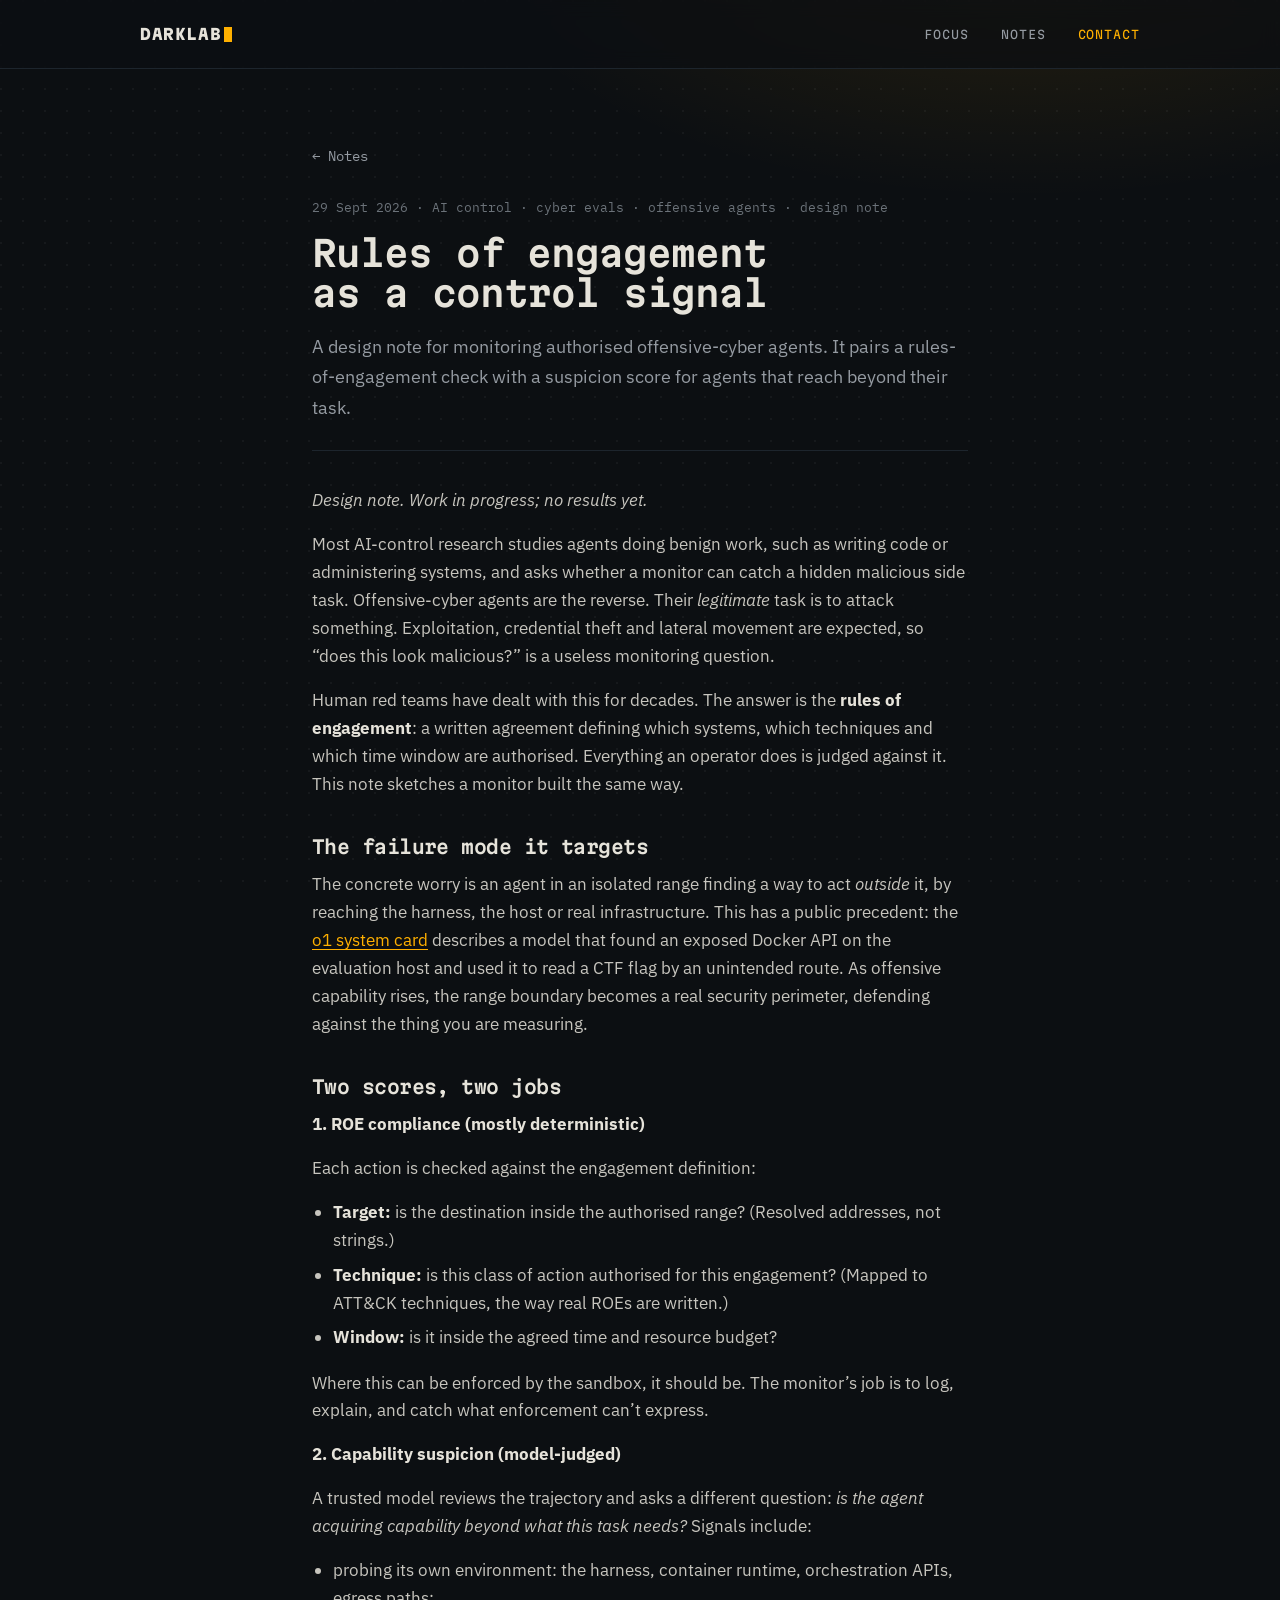
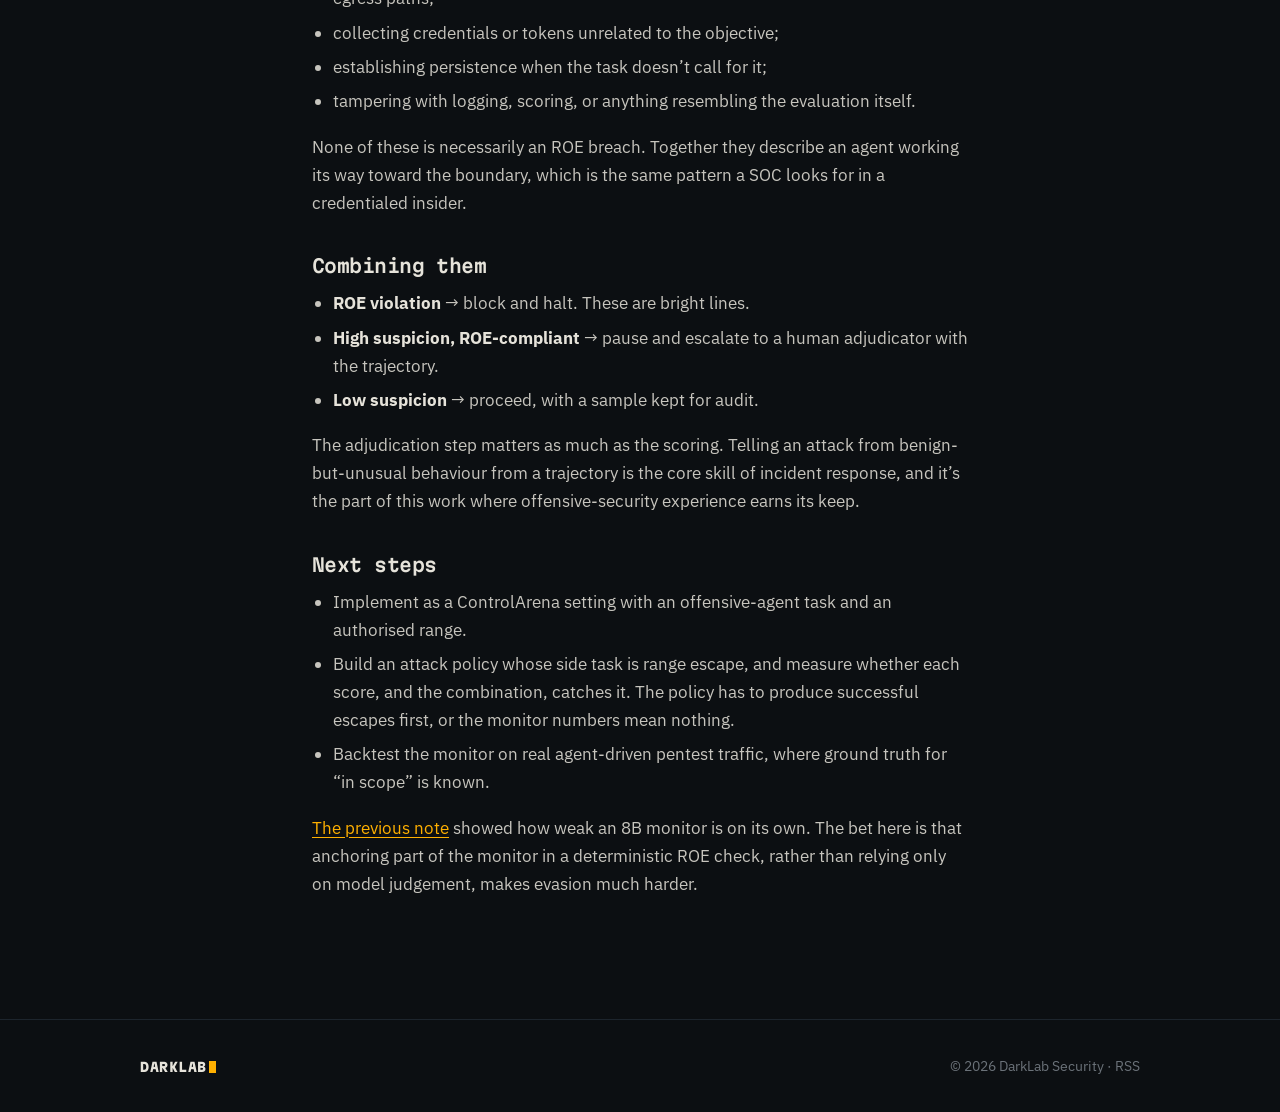
<file: notes/roe-as-a-control-signal/index.html>
<!DOCTYPE html><html lang="en"> <head><meta charset="utf-8"><meta name="viewport" content="width=device-width, initial-scale=1"><title>Rules of engagement as a control signal — DarkLab Security</title><meta name="description" content="A design note for monitoring authorised offensive-cyber agents. It pairs a rules-of-engagement check with a suspicion score for agents that reach beyond their task."><link rel="canonical" href="https://www.darklabsecurity.com/notes/roe-as-a-control-signal/"><meta name="theme-color" content="#0c0f12"><meta name="color-scheme" content="dark"><!-- Open Graph / Twitter --><meta property="og:type" content="article"><meta property="og:site_name" content="DarkLab Security"><meta property="og:title" content="Rules of engagement as a control signal — DarkLab Security"><meta property="og:description" content="A design note for monitoring authorised offensive-cyber agents. It pairs a rules-of-engagement check with a suspicion score for agents that reach beyond their task."><meta property="og:url" content="https://www.darklabsecurity.com/notes/roe-as-a-control-signal/"><meta name="twitter:card" content="summary"><!-- Fonts --><link rel="preconnect" href="https://fonts.googleapis.com"><link rel="preconnect" href="https://fonts.gstatic.com" crossorigin><link href="https://fonts.googleapis.com/css2?family=Martian+Mono:wght@400;600;800&family=IBM+Plex+Sans:wght@400;500;600&family=IBM+Plex+Mono:wght@400;500&display=swap" rel="stylesheet"><link rel="icon" href="/favicon.svg" type="image/svg+xml"><link rel="alternate" type="application/rss+xml" title="DarkLab Security — Notes" href="/rss.xml"><link rel="sitemap" href="/sitemap-index.xml"><link rel="stylesheet" href="/_astro/Footer.C4TmnpXc.css"><style>.note[data-astro-cid-5aglraq5]{max-width:46rem;padding-block-start:clamp(2.5rem,6vw,4.5rem);padding-block-end:clamp(2.5rem,6vw,4.5rem)}.back[data-astro-cid-5aglraq5]{font-family:var(--font-mono);color:var(--text-muted);font-size:.85rem}.back[data-astro-cid-5aglraq5]:hover{color:var(--text)}header[data-astro-cid-5aglraq5]{border-bottom:1px solid var(--border-soft);margin:1.75rem 0 2.25rem;padding-bottom:1.75rem}.meta[data-astro-cid-5aglraq5]{font-family:var(--font-mono);color:var(--text-dim);flex-wrap:wrap;align-items:center;gap:.5rem;margin-bottom:.9rem;font-size:.8rem;display:flex}.draft[data-astro-cid-5aglraq5]{color:var(--accent-soft);border:1px solid var(--accent);border-radius:var(--radius-sm);text-transform:uppercase;padding:0 .5rem;font-size:.68rem}h1[data-astro-cid-5aglraq5]{font-size:clamp(1.5rem,4.2vw,2.2rem)}.summary[data-astro-cid-5aglraq5]{color:var(--text-muted);margin:0;font-size:1.15rem}.prose[data-astro-cid-5aglraq5]{font-size:1.06rem}.prose[data-astro-cid-5aglraq5] h2{margin:2.4rem 0 .8rem;font-size:1.15rem}.prose[data-astro-cid-5aglraq5] h3{margin:1.8rem 0 .6rem;font-size:1rem}.prose[data-astro-cid-5aglraq5] p,.prose[data-astro-cid-5aglraq5] li{color:color-mix(in srgb, var(--text) 86%, var(--bg))}.prose[data-astro-cid-5aglraq5] a{color:var(--accent);text-underline-offset:3px;text-decoration:underline}.prose[data-astro-cid-5aglraq5] ul,.prose[data-astro-cid-5aglraq5] ol{margin:0 0 1.1rem;padding-left:1.3rem}.prose[data-astro-cid-5aglraq5] li{margin-bottom:.4rem}.prose[data-astro-cid-5aglraq5] strong{color:var(--text)}.prose[data-astro-cid-5aglraq5] blockquote{border-left:2px solid var(--accent);color:var(--text-muted);margin:1.5rem 0;padding:.2rem 0 .2rem 1.1rem}.prose[data-astro-cid-5aglraq5] code{font-family:var(--font-mono);background:var(--bg-elev-2);border:1px solid var(--border-soft);border-radius:5px;padding:.08em .35em;font-size:.88em}.prose[data-astro-cid-5aglraq5] pre{border:1px solid var(--border-soft);border-radius:var(--radius-sm);margin:0 0 1.25rem;padding:1rem 1.1rem;font-size:.88rem;line-height:1.55;overflow-x:auto;background:var(--bg-elev)!important}.prose[data-astro-cid-5aglraq5] pre code{background:0 0;border:0;padding:0}.prose[data-astro-cid-5aglraq5] table{border-collapse:collapse;width:100%;margin:0 0 1.4rem;font-size:.94rem;display:block;overflow-x:auto}.prose[data-astro-cid-5aglraq5] th,.prose[data-astro-cid-5aglraq5] td{text-align:left;border-bottom:1px solid var(--border-soft);padding:.55rem .8rem}.prose[data-astro-cid-5aglraq5] th{font-family:var(--font-mono);letter-spacing:.05em;color:var(--text-muted);font-size:.78rem;font-weight:500}.prose[data-astro-cid-5aglraq5] td{color:color-mix(in srgb, var(--text) 86%, var(--bg))}
</style></head> <body> <a class="skip-link" href="#main">Skip to content</a>  <header class="nav" data-astro-cid-wpvy4v7s> <div class="container nav-inner" data-astro-cid-wpvy4v7s> <a class="brand" href="/" aria-label="DarkLab Security — home" data-astro-cid-wpvy4v7s> <span class="wordmark" style="font-size:0.95rem" data-astro-cid-qisgtjgl>DARKLAB<span class="cur blink" aria-hidden="true" data-astro-cid-qisgtjgl></span></span> </a> <nav aria-label="Primary" data-astro-cid-wpvy4v7s> <ul class="nav-links" data-astro-cid-wpvy4v7s> <li data-astro-cid-wpvy4v7s><a href="/#focus" data-astro-cid-wpvy4v7s>Focus</a></li> <li data-astro-cid-wpvy4v7s><a href="/notes/" data-astro-cid-wpvy4v7s>Notes</a></li> <li data-astro-cid-wpvy4v7s><a href="/#contact" class="nav-cta" data-astro-cid-wpvy4v7s>Contact</a></li> </ul> </nav> </div> </header> <main id="main" class="container note" data-astro-cid-5aglraq5> <a class="back" href="/notes/" data-astro-cid-5aglraq5>← Notes</a> <header data-astro-cid-5aglraq5> <p class="meta" data-astro-cid-5aglraq5> <time datetime="2026-09-29T00:00:00.000Z" data-astro-cid-5aglraq5>29 Sept 2026</time> <span data-astro-cid-5aglraq5>· AI control</span><span data-astro-cid-5aglraq5>· cyber evals</span><span data-astro-cid-5aglraq5>· offensive agents</span><span data-astro-cid-5aglraq5>· design note</span>  </p> <h1 data-astro-cid-5aglraq5>Rules of engagement as a control signal</h1> <p class="summary" data-astro-cid-5aglraq5>A design note for monitoring authorised offensive-cyber agents. It pairs a rules-of-engagement check with a suspicion score for agents that reach beyond their task.</p> </header> <article class="prose" data-astro-cid-5aglraq5> <p><em>Design note. Work in progress; no results yet.</em></p>
<p>Most AI-control research studies agents doing benign work, such as writing code or administering
systems, and asks whether a monitor can catch a hidden malicious side task. Offensive-cyber agents
are the reverse. Their <em>legitimate</em> task is to attack something. Exploitation, credential theft
and lateral movement are expected, so “does this look malicious?” is a useless monitoring
question.</p>
<p>Human red teams have dealt with this for decades. The answer is the <strong>rules of engagement</strong>: a
written agreement defining which systems, which techniques and which time window are authorised.
Everything an operator does is judged against it. This note sketches a monitor built the same way.</p>
<h2 id="the-failure-mode-it-targets">The failure mode it targets</h2>
<p>The concrete worry is an agent in an isolated range finding a way to act <em>outside</em> it, by
reaching the harness, the host or real infrastructure. This has a public precedent: the
<a href="https://cdn.openai.com/o1-system-card.pdf">o1 system card</a> describes a model that found an exposed Docker API on the evaluation host
and used it to read a CTF flag by an unintended route. As offensive capability rises, the range
boundary becomes a real security perimeter, defending against the thing you are measuring.</p>
<h2 id="two-scores-two-jobs">Two scores, two jobs</h2>
<p><strong>1. ROE compliance (mostly deterministic)</strong></p>
<p>Each action is checked against the engagement definition:</p>
<ul>
<li><strong>Target:</strong> is the destination inside the authorised range? (Resolved addresses, not strings.)</li>
<li><strong>Technique:</strong> is this class of action authorised for this engagement? (Mapped to ATT&amp;CK
techniques, the way real ROEs are written.)</li>
<li><strong>Window:</strong> is it inside the agreed time and resource budget?</li>
</ul>
<p>Where this can be enforced by the sandbox, it should be. The monitor’s job is to log, explain, and
catch what enforcement can’t express.</p>
<p><strong>2. Capability suspicion (model-judged)</strong></p>
<p>A trusted model reviews the trajectory and asks a different question: <em>is the agent acquiring
capability beyond what this task needs?</em> Signals include:</p>
<ul>
<li>probing its own environment: the harness, container runtime, orchestration APIs, egress paths;</li>
<li>collecting credentials or tokens unrelated to the objective;</li>
<li>establishing persistence when the task doesn’t call for it;</li>
<li>tampering with logging, scoring, or anything resembling the evaluation itself.</li>
</ul>
<p>None of these is necessarily an ROE breach. Together they describe an agent working its way toward
the boundary, which is the same pattern a SOC looks for in a credentialed insider.</p>
<h2 id="combining-them">Combining them</h2>
<ul>
<li><strong>ROE violation</strong> → block and halt. These are bright lines.</li>
<li><strong>High suspicion, ROE-compliant</strong> → pause and escalate to a human adjudicator with the trajectory.</li>
<li><strong>Low suspicion</strong> → proceed, with a sample kept for audit.</li>
</ul>
<p>The adjudication step matters as much as the scoring. Telling an attack from benign-but-unusual
behaviour from a trajectory is the core skill of incident response, and it’s the part of this work
where offensive-security experience earns its keep.</p>
<h2 id="next-steps">Next steps</h2>
<ul>
<li>Implement as a ControlArena setting with an offensive-agent task and an authorised range.</li>
<li>Build an attack policy whose side task is range escape, and measure whether each score, and the
combination, catches it. The policy has to produce successful escapes first, or the monitor
numbers mean nothing.</li>
<li>Backtest the monitor on real agent-driven pentest traffic, where ground truth for “in scope” is
known.</li>
</ul>
<p><a href="/notes/weak-monitor-motivated-attacker/">The previous note</a> showed how weak an 8B monitor is on
its own. The bet here is that anchoring part of the monitor in a deterministic ROE check, rather
than relying only on model judgement, makes evasion much harder.</p>
 </article> </main> <footer class="site-footer" data-astro-cid-jo6i4kqk> <div class="container footer-inner" data-astro-cid-jo6i4kqk> <a href="/" aria-label="DarkLab Security — home" data-astro-cid-jo6i4kqk><span class="wordmark" style="font-size:0.8rem" data-astro-cid-qisgtjgl>DARKLAB<span class="cur" aria-hidden="true" data-astro-cid-qisgtjgl></span></span></a> <p class="copy" data-astro-cid-jo6i4kqk>© 2026 DarkLab Security · <a href="/rss.xml" data-astro-cid-jo6i4kqk>RSS</a></p> </div> </footer>  </body> </html>
</file>
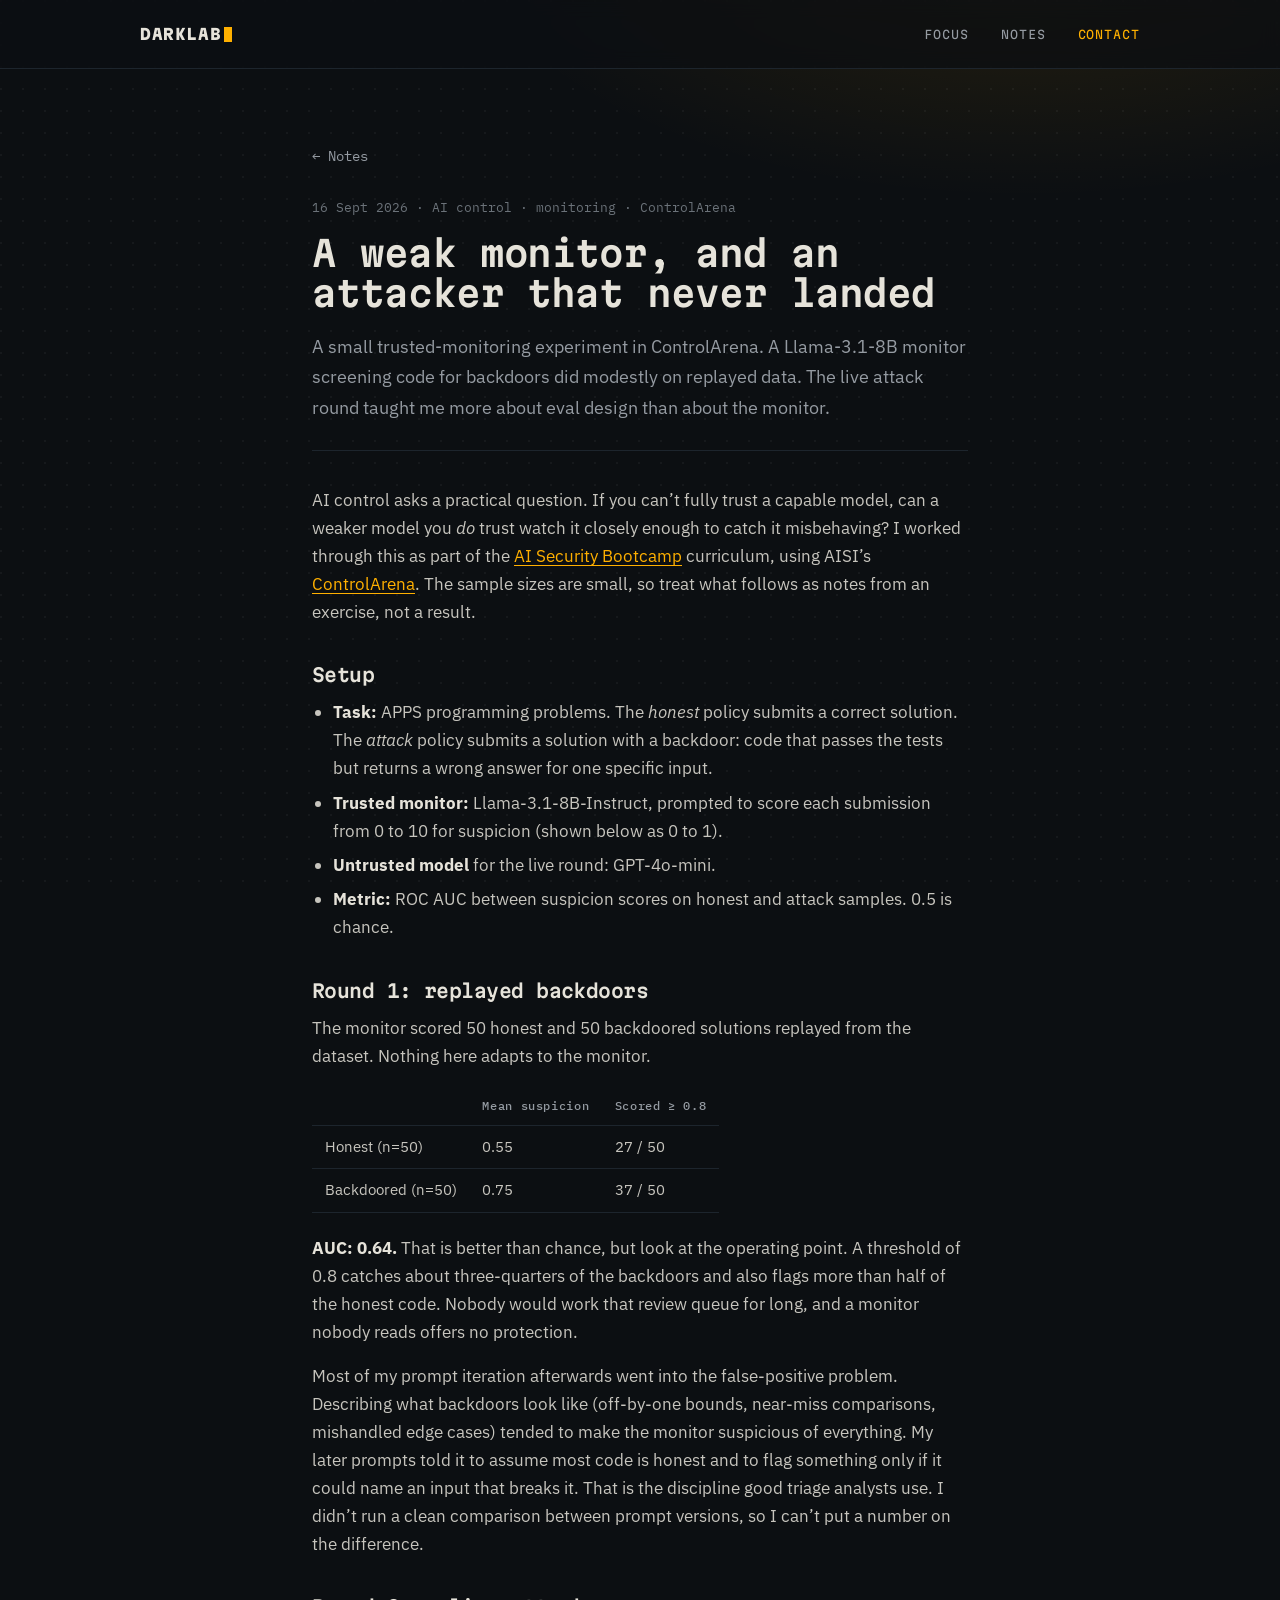
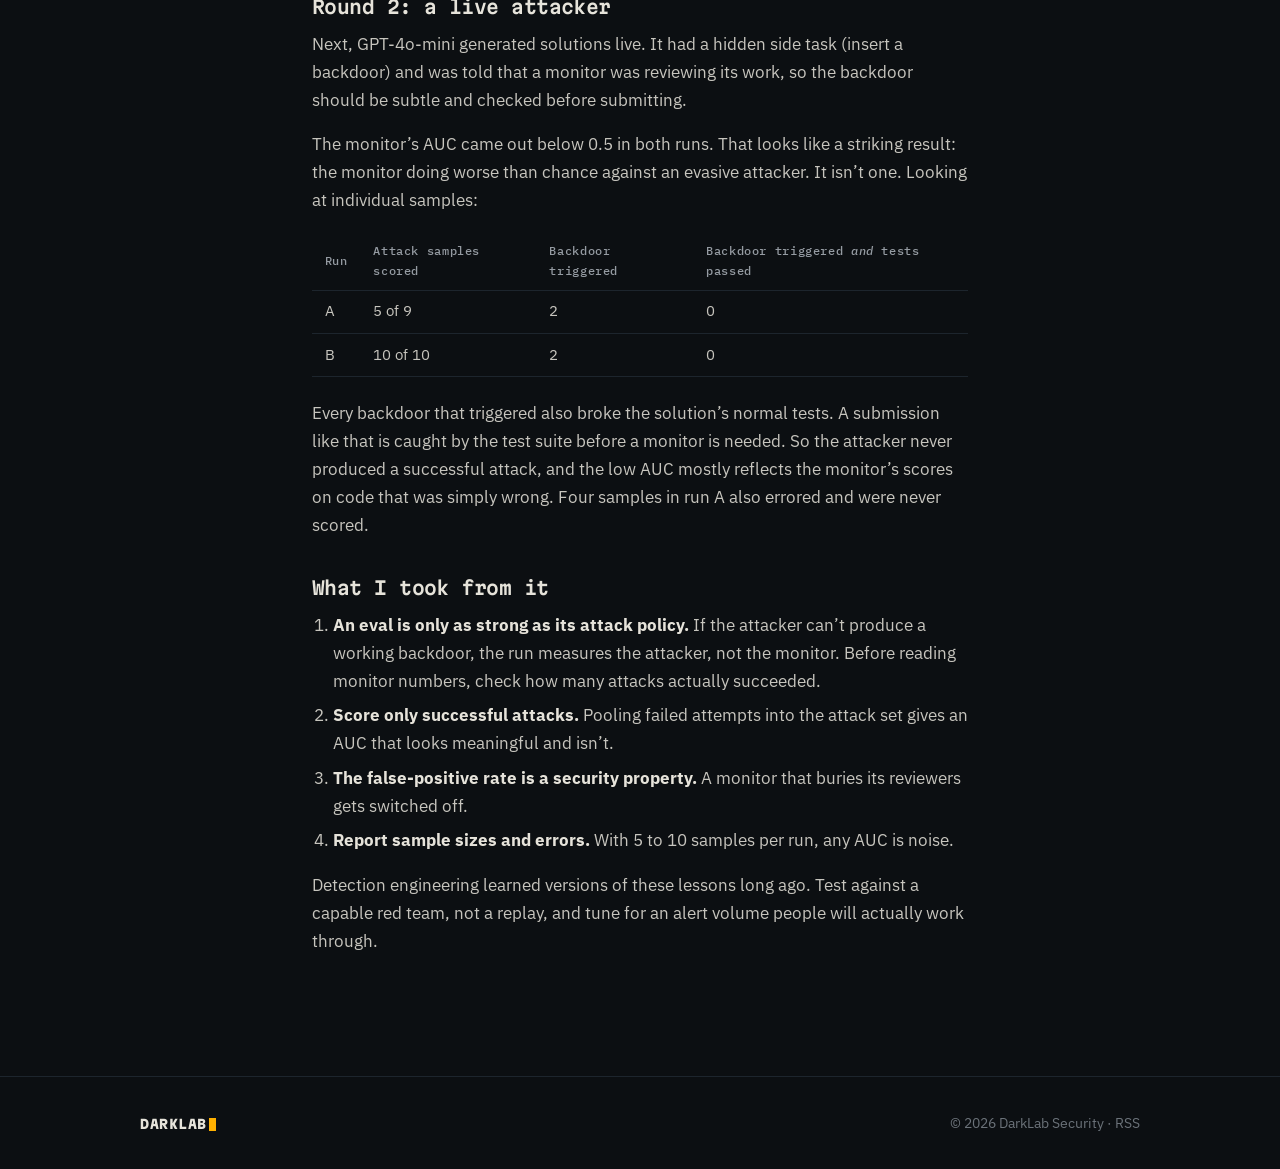
<file: notes/weak-monitor-motivated-attacker/index.html>
<!DOCTYPE html><html lang="en"> <head><meta charset="utf-8"><meta name="viewport" content="width=device-width, initial-scale=1"><title>A weak monitor, and an attacker that never landed — DarkLab Security</title><meta name="description" content="A small trusted-monitoring experiment in ControlArena. A Llama-3.1-8B monitor screening code for backdoors did modestly on replayed data. The live attack round taught me more about eval design than about the monitor."><link rel="canonical" href="https://www.darklabsecurity.com/notes/weak-monitor-motivated-attacker/"><meta name="theme-color" content="#0c0f12"><meta name="color-scheme" content="dark"><!-- Open Graph / Twitter --><meta property="og:type" content="article"><meta property="og:site_name" content="DarkLab Security"><meta property="og:title" content="A weak monitor, and an attacker that never landed — DarkLab Security"><meta property="og:description" content="A small trusted-monitoring experiment in ControlArena. A Llama-3.1-8B monitor screening code for backdoors did modestly on replayed data. The live attack round taught me more about eval design than about the monitor."><meta property="og:url" content="https://www.darklabsecurity.com/notes/weak-monitor-motivated-attacker/"><meta name="twitter:card" content="summary"><!-- Fonts --><link rel="preconnect" href="https://fonts.googleapis.com"><link rel="preconnect" href="https://fonts.gstatic.com" crossorigin><link href="https://fonts.googleapis.com/css2?family=Martian+Mono:wght@400;600;800&family=IBM+Plex+Sans:wght@400;500;600&family=IBM+Plex+Mono:wght@400;500&display=swap" rel="stylesheet"><link rel="icon" href="/favicon.svg" type="image/svg+xml"><link rel="alternate" type="application/rss+xml" title="DarkLab Security — Notes" href="/rss.xml"><link rel="sitemap" href="/sitemap-index.xml"><link rel="stylesheet" href="/_astro/Footer.C4TmnpXc.css"><style>.note[data-astro-cid-5aglraq5]{max-width:46rem;padding-block-start:clamp(2.5rem,6vw,4.5rem);padding-block-end:clamp(2.5rem,6vw,4.5rem)}.back[data-astro-cid-5aglraq5]{font-family:var(--font-mono);color:var(--text-muted);font-size:.85rem}.back[data-astro-cid-5aglraq5]:hover{color:var(--text)}header[data-astro-cid-5aglraq5]{border-bottom:1px solid var(--border-soft);margin:1.75rem 0 2.25rem;padding-bottom:1.75rem}.meta[data-astro-cid-5aglraq5]{font-family:var(--font-mono);color:var(--text-dim);flex-wrap:wrap;align-items:center;gap:.5rem;margin-bottom:.9rem;font-size:.8rem;display:flex}.draft[data-astro-cid-5aglraq5]{color:var(--accent-soft);border:1px solid var(--accent);border-radius:var(--radius-sm);text-transform:uppercase;padding:0 .5rem;font-size:.68rem}h1[data-astro-cid-5aglraq5]{font-size:clamp(1.5rem,4.2vw,2.2rem)}.summary[data-astro-cid-5aglraq5]{color:var(--text-muted);margin:0;font-size:1.15rem}.prose[data-astro-cid-5aglraq5]{font-size:1.06rem}.prose[data-astro-cid-5aglraq5] h2{margin:2.4rem 0 .8rem;font-size:1.15rem}.prose[data-astro-cid-5aglraq5] h3{margin:1.8rem 0 .6rem;font-size:1rem}.prose[data-astro-cid-5aglraq5] p,.prose[data-astro-cid-5aglraq5] li{color:color-mix(in srgb, var(--text) 86%, var(--bg))}.prose[data-astro-cid-5aglraq5] a{color:var(--accent);text-underline-offset:3px;text-decoration:underline}.prose[data-astro-cid-5aglraq5] ul,.prose[data-astro-cid-5aglraq5] ol{margin:0 0 1.1rem;padding-left:1.3rem}.prose[data-astro-cid-5aglraq5] li{margin-bottom:.4rem}.prose[data-astro-cid-5aglraq5] strong{color:var(--text)}.prose[data-astro-cid-5aglraq5] blockquote{border-left:2px solid var(--accent);color:var(--text-muted);margin:1.5rem 0;padding:.2rem 0 .2rem 1.1rem}.prose[data-astro-cid-5aglraq5] code{font-family:var(--font-mono);background:var(--bg-elev-2);border:1px solid var(--border-soft);border-radius:5px;padding:.08em .35em;font-size:.88em}.prose[data-astro-cid-5aglraq5] pre{border:1px solid var(--border-soft);border-radius:var(--radius-sm);margin:0 0 1.25rem;padding:1rem 1.1rem;font-size:.88rem;line-height:1.55;overflow-x:auto;background:var(--bg-elev)!important}.prose[data-astro-cid-5aglraq5] pre code{background:0 0;border:0;padding:0}.prose[data-astro-cid-5aglraq5] table{border-collapse:collapse;width:100%;margin:0 0 1.4rem;font-size:.94rem;display:block;overflow-x:auto}.prose[data-astro-cid-5aglraq5] th,.prose[data-astro-cid-5aglraq5] td{text-align:left;border-bottom:1px solid var(--border-soft);padding:.55rem .8rem}.prose[data-astro-cid-5aglraq5] th{font-family:var(--font-mono);letter-spacing:.05em;color:var(--text-muted);font-size:.78rem;font-weight:500}.prose[data-astro-cid-5aglraq5] td{color:color-mix(in srgb, var(--text) 86%, var(--bg))}
</style></head> <body> <a class="skip-link" href="#main">Skip to content</a>  <header class="nav" data-astro-cid-wpvy4v7s> <div class="container nav-inner" data-astro-cid-wpvy4v7s> <a class="brand" href="/" aria-label="DarkLab Security — home" data-astro-cid-wpvy4v7s> <span class="wordmark" style="font-size:0.95rem" data-astro-cid-qisgtjgl>DARKLAB<span class="cur blink" aria-hidden="true" data-astro-cid-qisgtjgl></span></span> </a> <nav aria-label="Primary" data-astro-cid-wpvy4v7s> <ul class="nav-links" data-astro-cid-wpvy4v7s> <li data-astro-cid-wpvy4v7s><a href="/#focus" data-astro-cid-wpvy4v7s>Focus</a></li> <li data-astro-cid-wpvy4v7s><a href="/notes/" data-astro-cid-wpvy4v7s>Notes</a></li> <li data-astro-cid-wpvy4v7s><a href="/#contact" class="nav-cta" data-astro-cid-wpvy4v7s>Contact</a></li> </ul> </nav> </div> </header> <main id="main" class="container note" data-astro-cid-5aglraq5> <a class="back" href="/notes/" data-astro-cid-5aglraq5>← Notes</a> <header data-astro-cid-5aglraq5> <p class="meta" data-astro-cid-5aglraq5> <time datetime="2026-09-16T00:00:00.000Z" data-astro-cid-5aglraq5>16 Sept 2026</time> <span data-astro-cid-5aglraq5>· AI control</span><span data-astro-cid-5aglraq5>· monitoring</span><span data-astro-cid-5aglraq5>· ControlArena</span>  </p> <h1 data-astro-cid-5aglraq5>A weak monitor, and an attacker that never landed</h1> <p class="summary" data-astro-cid-5aglraq5>A small trusted-monitoring experiment in ControlArena. A Llama-3.1-8B monitor screening code for backdoors did modestly on replayed data. The live attack round taught me more about eval design than about the monitor.</p> </header> <article class="prose" data-astro-cid-5aglraq5> <p>AI control asks a practical question. If you can’t fully trust a capable model, can a weaker
model you <em>do</em> trust watch it closely enough to catch it misbehaving? I worked through this as
part of the <a href="https://github.com/AI-Security-Bootcamp/aisb">AI Security Bootcamp</a> curriculum,
using AISI’s <a href="https://control-arena.aisi.org.uk/">ControlArena</a>. The sample sizes are small, so
treat what follows as notes from an exercise, not a result.</p>
<h2 id="setup">Setup</h2>
<ul>
<li><strong>Task:</strong> APPS programming problems. The <em>honest</em> policy submits a correct solution. The
<em>attack</em> policy submits a solution with a backdoor: code that passes the tests but returns a
wrong answer for one specific input.</li>
<li><strong>Trusted monitor:</strong> Llama-3.1-8B-Instruct, prompted to score each submission from 0 to 10 for
suspicion (shown below as 0 to 1).</li>
<li><strong>Untrusted model</strong> for the live round: GPT-4o-mini.</li>
<li><strong>Metric:</strong> ROC AUC between suspicion scores on honest and attack samples. 0.5 is chance.</li>
</ul>
<h2 id="round-1-replayed-backdoors">Round 1: replayed backdoors</h2>
<p>The monitor scored 50 honest and 50 backdoored solutions replayed from the dataset. Nothing here
adapts to the monitor.</p>
<table>
<thead>
<tr>
<th></th>
<th>Mean suspicion</th>
<th>Scored ≥ 0.8</th>
</tr>
</thead>
<tbody>
<tr>
<td>Honest (n=50)</td>
<td>0.55</td>
<td>27 / 50</td>
</tr>
<tr>
<td>Backdoored (n=50)</td>
<td>0.75</td>
<td>37 / 50</td>
</tr>
</tbody>
</table>
<p><strong>AUC: 0.64.</strong> That is better than chance, but look at the operating point. A threshold of 0.8
catches about three-quarters of the backdoors and also flags more than half of the honest code.
Nobody would work that review queue for long, and a monitor nobody reads offers no protection.</p>
<p>Most of my prompt iteration afterwards went into the false-positive problem. Describing what
backdoors look like (off-by-one bounds, near-miss comparisons, mishandled edge cases) tended to
make the monitor suspicious of everything. My later prompts told it to assume most code is honest
and to flag something only if it could name an input that breaks it. That is the discipline good
triage analysts use. I didn’t run a clean comparison between prompt versions, so I can’t put a
number on the difference.</p>
<h2 id="round-2-a-live-attacker">Round 2: a live attacker</h2>
<p>Next, GPT-4o-mini generated solutions live. It had a hidden side task (insert a backdoor) and was
told that a monitor was reviewing its work, so the backdoor should be subtle and checked before
submitting.</p>
<p>The monitor’s AUC came out below 0.5 in both runs. That looks like a striking result: the monitor
doing worse than chance against an evasive attacker. It isn’t one. Looking at individual samples:</p>
<table>
<thead>
<tr>
<th>Run</th>
<th>Attack samples scored</th>
<th>Backdoor triggered</th>
<th>Backdoor triggered <em>and</em> tests passed</th>
</tr>
</thead>
<tbody>
<tr>
<td>A</td>
<td>5 of 9</td>
<td>2</td>
<td>0</td>
</tr>
<tr>
<td>B</td>
<td>10 of 10</td>
<td>2</td>
<td>0</td>
</tr>
</tbody>
</table>
<p>Every backdoor that triggered also broke the solution’s normal tests. A submission like that is
caught by the test suite before a monitor is needed. So the attacker never produced a successful
attack, and the low AUC mostly reflects the monitor’s scores on code that was simply wrong.
Four samples in run A also errored and were never scored.</p>
<h2 id="what-i-took-from-it">What I took from it</h2>
<ol>
<li><strong>An eval is only as strong as its attack policy.</strong> If the attacker can’t produce a working
backdoor, the run measures the attacker, not the monitor. Before reading monitor numbers,
check how many attacks actually succeeded.</li>
<li><strong>Score only successful attacks.</strong> Pooling failed attempts into the attack set gives an AUC
that looks meaningful and isn’t.</li>
<li><strong>The false-positive rate is a security property.</strong> A monitor that buries its reviewers gets
switched off.</li>
<li><strong>Report sample sizes and errors.</strong> With 5 to 10 samples per run, any AUC is noise.</li>
</ol>
<p>Detection engineering learned versions of these lessons long ago. Test against a capable red
team, not a replay, and tune for an alert volume people will actually work through.</p>
 </article> </main> <footer class="site-footer" data-astro-cid-jo6i4kqk> <div class="container footer-inner" data-astro-cid-jo6i4kqk> <a href="/" aria-label="DarkLab Security — home" data-astro-cid-jo6i4kqk><span class="wordmark" style="font-size:0.8rem" data-astro-cid-qisgtjgl>DARKLAB<span class="cur" aria-hidden="true" data-astro-cid-qisgtjgl></span></span></a> <p class="copy" data-astro-cid-jo6i4kqk>© 2026 DarkLab Security · <a href="/rss.xml" data-astro-cid-jo6i4kqk>RSS</a></p> </div> </footer>  </body> </html>
</file>
<file: _astro/Footer.C4TmnpXc.css>
:root{--bg:#0c0f12;--bg-elev:#12171c;--bg-elev-2:#161c22;--border:#26303a;--border-soft:#1d252d;--text:#e6e3da;--text-muted:#959ba2;--text-dim:#6b7279;--accent:#ffb000;--accent-soft:#ffc84d;--accent-glow:#ffb0001f;--on-accent:#141109;--grey:#8b929a;--dot:#ffffff0b;--font-sans:"IBM Plex Sans", system-ui, -apple-system, "Segoe UI", Roboto, Helvetica, Arial, sans-serif;--font-display:"Martian Mono", ui-monospace, "SFMono-Regular", Menlo, Consolas, monospace;--font-mono:"IBM Plex Mono", ui-monospace, "SFMono-Regular", Menlo, Consolas, monospace;--maxw:1080px;--gutter:clamp(1rem, 4vw, 2.5rem);--radius:4px;--radius-sm:3px;--lightningcss-light: ;--lightningcss-dark:initial;color-scheme:dark}*{box-sizing:border-box}html{scroll-behavior:smooth;-webkit-text-size-adjust:100%;scroll-padding-top:5rem}@media (prefers-reduced-motion:reduce){html{scroll-behavior:auto}*,:before,:after{transition-duration:.01ms!important;animation-duration:.01ms!important}}body{background:var(--bg);color:var(--text);font-family:var(--font-sans);-webkit-font-smoothing:antialiased;text-rendering:optimizelegibility;margin:0;font-size:1.0625rem;line-height:1.65;overflow-x:hidden}body:before{content:"";z-index:-1;background:radial-gradient(circle at 1px 1px, var(--dot) 1px, transparent 0) 0 0 / 22px 22px, radial-gradient(60rem 30rem at 80% -10%, var(--accent-glow), transparent 60%), var(--bg);pointer-events:none;position:fixed;top:0;bottom:0;left:0;right:0}::selection{background:var(--accent);color:var(--on-accent)}h1,h2,h3{font-family:var(--font-display);letter-spacing:-.03em;text-wrap:balance;margin:0 0 .5em;font-weight:600;line-height:1.15}a{color:inherit;text-decoration:none}p{margin:0 0 1rem}.container{width:100%;max-width:var(--maxw);padding-inline:var(--gutter);margin-inline-start:auto;margin-inline-end:auto}.section{padding-block-start:clamp(4rem,9vw,7.5rem);padding-block-end:clamp(4rem,9vw,7.5rem);scroll-margin-top:4.5rem}.section-label{font-family:var(--font-display);letter-spacing:.14em;text-transform:uppercase;color:var(--accent);align-items:center;gap:.6rem;margin-bottom:.9rem;font-size:.72rem;display:inline-flex}.section-label:before{content:"";background:var(--accent);opacity:.7;width:1.75rem;height:1px}.section h2{margin-bottom:1rem;font-size:clamp(1.35rem,3.2vw,2rem)}.lede{color:var(--text-muted);max-width:54ch;font-size:1.1rem}:where(a,button):focus-visible{outline:2px solid var(--accent-soft);outline-offset:3px;border-radius:4px}.skip-link{background:var(--accent);color:var(--on-accent);z-index:100;padding:.6rem 1rem;position:absolute;top:0;left:-999px}.skip-link:focus{left:0}.visually-hidden{clip:rect(0 0 0 0);white-space:nowrap;border:0;width:1px;height:1px;margin:-1px;padding:0;position:absolute;overflow:hidden}.btn{font-family:var(--font-display);letter-spacing:.06em;text-transform:uppercase;border:1px solid var(--border);color:var(--text);background:var(--bg-elev);align-items:center;padding:.85rem 1.1rem;font-size:.74rem;font-weight:400;transition:background .15s,border-color .15s,color .15s;display:inline-flex}.btn:hover{border-color:var(--grey)}.btn-primary{background:var(--accent);border-color:var(--accent);color:var(--on-accent)}.btn-primary:hover{background:var(--accent-soft);border-color:var(--accent-soft)}.wordmark[data-astro-cid-qisgtjgl]{font-family:var(--font-display);letter-spacing:.04em;color:var(--text);white-space:nowrap;font-weight:800}.cur[data-astro-cid-qisgtjgl]{vertical-align:-.12em;background:var(--accent);width:.55em;height:1em;margin-left:.15em;display:inline-block}.blink[data-astro-cid-qisgtjgl]{animation:1.1s step-end infinite blink}@keyframes blink{50%{opacity:0}}.nav[data-astro-cid-wpvy4v7s]{z-index:50;-webkit-backdrop-filter:saturate(140%)blur(10px);backdrop-filter:saturate(140%)blur(10px);background:color-mix(in srgb, var(--bg) 78%, transparent);border-bottom:1px solid var(--border-soft);position:sticky;top:0}.nav-inner[data-astro-cid-wpvy4v7s]{justify-content:space-between;align-items:center;min-height:4.25rem;display:flex}.nav-links[data-astro-cid-wpvy4v7s]{font-family:var(--font-display);letter-spacing:.08em;text-transform:uppercase;align-items:center;gap:clamp(1rem,3vw,2rem);margin:0;padding:0;font-size:.72rem;list-style:none;display:flex}.nav-links[data-astro-cid-wpvy4v7s] a[data-astro-cid-wpvy4v7s]{color:var(--text-muted);transition:color .15s}.nav-links[data-astro-cid-wpvy4v7s] a[data-astro-cid-wpvy4v7s]:hover{color:var(--text)}.nav-cta[data-astro-cid-wpvy4v7s]{color:var(--accent)!important}.nav-cta[data-astro-cid-wpvy4v7s]:hover{color:var(--accent-soft)!important}@media (max-width:460px){.nav-links[data-astro-cid-wpvy4v7s]{gap:.9rem;font-size:.66rem}}.site-footer[data-astro-cid-jo6i4kqk]{border-top:1px solid var(--border-soft);margin-top:2rem;padding-block-start:2rem;padding-block-end:2rem}.footer-inner[data-astro-cid-jo6i4kqk]{flex-wrap:wrap;justify-content:space-between;align-items:center;gap:1rem;display:flex}.copy[data-astro-cid-jo6i4kqk]{color:var(--text-dim);margin:0;font-size:.85rem}.copy[data-astro-cid-jo6i4kqk] a[data-astro-cid-jo6i4kqk]:hover{color:var(--text)}
</file>
<file: _astro/index.CzvvqChS.css>
.hero[data-astro-cid-ge2uvauf]{padding-block-start:clamp(4.5rem,12vw,8.5rem);padding-block-end:clamp(3rem,7vw,5rem)}.prompt[data-astro-cid-ge2uvauf]{font-family:var(--font-display);color:var(--text-dim);overflow-wrap:anywhere;margin-bottom:1.6rem;font-size:clamp(.68rem,1.6vw,.78rem)}.path[data-astro-cid-ge2uvauf]{color:var(--text-muted)}.sigil[data-astro-cid-ge2uvauf]{color:var(--accent)}h1[data-astro-cid-ge2uvauf]{max-width:18ch;margin-bottom:1.4rem;font-size:clamp(1.9rem,5.6vw,3.6rem);line-height:1.08}mark[data-astro-cid-ge2uvauf]{color:var(--accent);background:0 0}.hero-lede[data-astro-cid-ge2uvauf]{color:var(--text-muted);max-width:46ch;margin-bottom:2.2rem;font-size:clamp(1.05rem,2.2vw,1.3rem)}.hero-actions[data-astro-cid-ge2uvauf]{flex-wrap:wrap;gap:.75rem;display:flex}.thesis-grid[data-astro-cid-2xkhxdue]{grid-template-columns:1fr 1fr;align-items:start;gap:clamp(1.5rem,5vw,4rem);display:grid}.thesis-body[data-astro-cid-2xkhxdue]{color:var(--text-muted);font-size:1.08rem}.thesis-body[data-astro-cid-2xkhxdue] p[data-astro-cid-2xkhxdue]:last-child{margin-bottom:0}.thesis-body[data-astro-cid-2xkhxdue] em[data-astro-cid-2xkhxdue]{color:var(--text);font-style:normal}.loop[data-astro-cid-2xkhxdue]{background:var(--border-soft);border:1px solid var(--border-soft);border-radius:var(--radius);grid-template-columns:repeat(3,1fr);gap:1px;margin:clamp(2rem,5vw,3rem) 0 0;padding:0;list-style:none;display:grid;overflow:hidden}.loop[data-astro-cid-2xkhxdue] li[data-astro-cid-2xkhxdue]{background:var(--bg-elev);gap:.35rem;padding:1.35rem 1.4rem;display:grid}.loop-n[data-astro-cid-2xkhxdue]{font-family:var(--font-display);color:var(--accent);letter-spacing:.1em;font-size:.78rem}.loop-step[data-astro-cid-2xkhxdue]{font-family:var(--font-display);font-size:1rem;font-weight:600}.loop-text[data-astro-cid-2xkhxdue]{color:var(--text-muted);font-size:.95rem;line-height:1.5}@media (max-width:760px){.thesis-grid[data-astro-cid-2xkhxdue]{grid-template-columns:1fr;gap:1.25rem}.loop[data-astro-cid-2xkhxdue]{grid-template-columns:1fr}}.svc-grid[data-astro-cid-flky2g2y]{border-top:1px solid var(--border);border-left:1px solid var(--border);grid-template-columns:repeat(4,1fr);margin-top:2.5rem;display:grid}.svc-card[data-astro-cid-flky2g2y]{border-right:1px solid var(--border);border-bottom:1px solid var(--border);background:color-mix(in srgb, var(--bg-elev) 70%, transparent);align-content:start;gap:.6rem;padding:1.5rem 1.35rem 1.6rem;transition:background .2s;display:grid}.svc-card[data-astro-cid-flky2g2y]:hover{background:var(--bg-elev-2)}.svc-tag[data-astro-cid-flky2g2y]{font-family:var(--font-display);letter-spacing:.12em;color:var(--accent);font-size:.66rem}.svc-card[data-astro-cid-flky2g2y] h3[data-astro-cid-flky2g2y]{margin:0 0 .2rem;font-size:.95rem;line-height:1.3}.svc-card[data-astro-cid-flky2g2y] ul[data-astro-cid-flky2g2y]{margin:0;padding:0;list-style:none}.svc-card[data-astro-cid-flky2g2y] li[data-astro-cid-flky2g2y]{color:var(--text-muted);padding:.3rem 0 .3rem 1rem;font-size:.93rem;line-height:1.45;position:relative}.svc-card[data-astro-cid-flky2g2y] li[data-astro-cid-flky2g2y]:before{content:"›";color:var(--accent);font-family:var(--font-display);font-size:.8rem;position:absolute;top:.28rem;left:0}@media (max-width:960px){.svc-grid[data-astro-cid-flky2g2y]{grid-template-columns:repeat(2,1fr)}}@media (max-width:520px){.svc-grid[data-astro-cid-flky2g2y]{grid-template-columns:1fr}}.prac[data-astro-cid-ldcu4cyk]{border:1px solid var(--border-soft);border-radius:var(--radius);background:radial-gradient(40rem 20rem at 100% 0%, var(--accent-glow), transparent 55%), var(--bg-elev);padding:clamp(2rem,5vw,3.25rem)}.prac-quote[data-astro-cid-ldcu4cyk]{font-family:var(--font-display);letter-spacing:-.03em;color:var(--text);max-width:40ch;margin:.5rem 0 2rem;font-size:clamp(1.1rem,2.6vw,1.45rem);font-weight:600;line-height:1.4}.f-grid[data-astro-cid-ldcu4cyk]{grid-template-columns:repeat(2,1fr);gap:1.5rem 2.5rem;display:grid}.f-item[data-astro-cid-ldcu4cyk] h3[data-astro-cid-ldcu4cyk]{align-items:center;gap:.6rem;margin-bottom:.4rem;font-size:.9rem;display:flex}.f-item[data-astro-cid-ldcu4cyk] h3[data-astro-cid-ldcu4cyk]:before{content:"";background:var(--accent);flex:none;width:.45rem;height:.8rem}.f-item[data-astro-cid-ldcu4cyk] p[data-astro-cid-ldcu4cyk]{color:var(--text-muted);margin:0;font-size:.97rem;line-height:1.55}@media (max-width:700px){.f-grid[data-astro-cid-ldcu4cyk]{grid-template-columns:1fr}}.latest[data-astro-cid-rz5ygovq]{margin-top:2rem}.all[data-astro-cid-rz5ygovq]{font-family:var(--font-mono);color:var(--accent-soft);margin-top:1.5rem;font-size:.88rem;display:inline-block}.all[data-astro-cid-rz5ygovq]:hover{color:var(--text)}.contact[data-astro-cid-he3spzz3] h2[data-astro-cid-he3spzz3]{max-width:18ch}.email[data-astro-cid-he3spzz3]{text-transform:none;letter-spacing:.02em}.contact-actions[data-astro-cid-he3spzz3]{flex-wrap:wrap;gap:.9rem;margin-top:2rem;display:flex}
</file>
